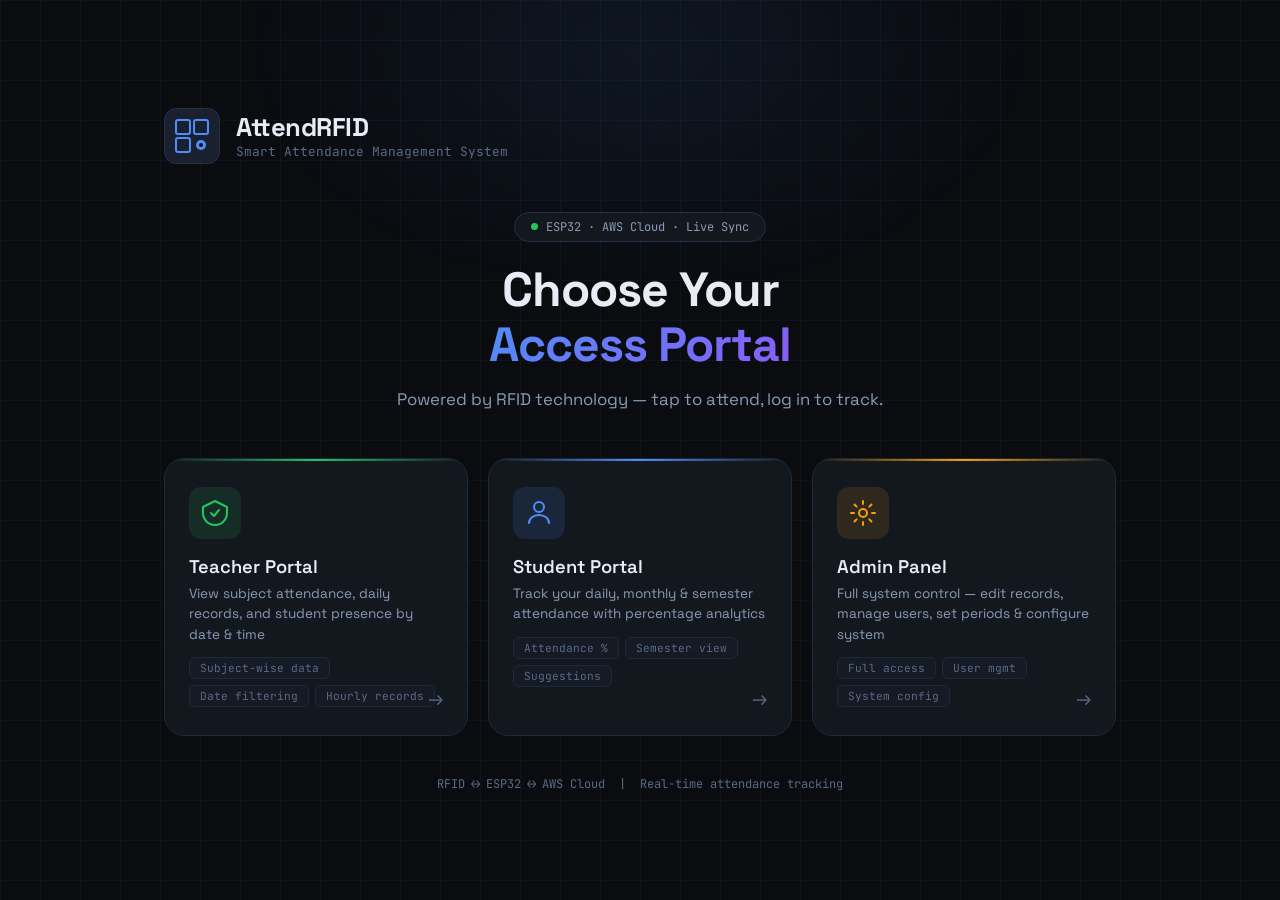
<file: index.html>
<!DOCTYPE html>
<html lang="en">
<head>
<meta charset="UTF-8">
<meta name="viewport" content="width=device-width, initial-scale=1.0">
<title>RFID Attendance System</title>
<link rel="stylesheet" href="style.css">
<link href="https://fonts.googleapis.com/css2?family=Space+Grotesk:wght@300;400;500;600;700&family=JetBrains+Mono:wght@400;500&display=swap" rel="stylesheet">
</head>
<body class="landing-body">
  <div class="bg-grid"></div>
  <div class="bg-glow"></div>

  <div class="landing-container">
    <div class="brand-header">
      <div class="brand-icon">
        <svg width="40" height="40" viewBox="0 0 40 40" fill="none">
          <rect x="4" y="4" width="14" height="14" rx="2" stroke="var(--accent)" stroke-width="2"/>
          <rect x="22" y="4" width="14" height="14" rx="2" stroke="var(--accent)" stroke-width="2"/>
          <rect x="4" y="22" width="14" height="14" rx="2" stroke="var(--accent)" stroke-width="2"/>
          <circle cx="29" cy="29" r="5" fill="var(--accent)"/>
          <circle cx="29" cy="29" r="2" fill="var(--bg)"/>
        </svg>
      </div>
      <div>
        <h1 class="brand-name">AttendRFID</h1>
        <p class="brand-sub">Smart Attendance Management System</p>
      </div>
    </div>

    <div class="hero-section">
      <div class="hero-badge"><span class="pulse-dot"></span> ESP32 · AWS Cloud · Live Sync</div>
      <h2 class="hero-title">Choose Your<br><span class="gradient-text">Access Portal</span></h2>
      <p class="hero-desc">Powered by RFID technology — tap to attend, log in to track.</p>
    </div>

    <div class="portal-cards">
      <a href="teacher-login.html" class="portal-card teacher-card">
        <div class="card-glow"></div>
        <div class="card-icon">
          <svg width="32" height="32" viewBox="0 0 32 32" fill="none">
            <path d="M16 4L28 10V16C28 22.627 22.627 28 16 28C9.373 28 4 22.627 4 16V10L16 4Z" stroke="currentColor" stroke-width="2" stroke-linejoin="round"/>
            <path d="M12 16L15 19L20 13" stroke="currentColor" stroke-width="2" stroke-linecap="round" stroke-linejoin="round"/>
          </svg>
        </div>
        <div class="card-content">
          <h3>Teacher Portal</h3>
          <p>View subject attendance, daily records, and student presence by date & time</p>
          <div class="card-features">
            <span>Subject-wise data</span>
            <span>Date filtering</span>
            <span>Hourly records</span>
          </div>
        </div>
        <div class="card-arrow">→</div>
      </a>

      <a href="student-login.html" class="portal-card student-card">
        <div class="card-glow"></div>
        <div class="card-icon">
          <svg width="32" height="32" viewBox="0 0 32 32" fill="none">
            <circle cx="16" cy="10" r="5" stroke="currentColor" stroke-width="2"/>
            <path d="M6 26C6 21.582 10.477 18 16 18C21.523 18 26 21.582 26 26" stroke="currentColor" stroke-width="2" stroke-linecap="round"/>
          </svg>
        </div>
        <div class="card-content">
          <h3>Student Portal</h3>
          <p>Track your daily, monthly & semester attendance with percentage analytics</p>
          <div class="card-features">
            <span>Attendance %</span>
            <span>Semester view</span>
            <span>Suggestions</span>
          </div>
        </div>
        <div class="card-arrow">→</div>
      </a>

      <a href="admin-login.html" class="portal-card admin-card">
        <div class="card-glow"></div>
        <div class="card-icon">
          <svg width="32" height="32" viewBox="0 0 32 32" fill="none">
            <circle cx="16" cy="16" r="4" stroke="currentColor" stroke-width="2"/>
            <path d="M16 4V7M16 25V28M4 16H7M25 16H28M7.515 7.515L9.636 9.636M22.364 22.364L24.485 24.485M7.515 24.485L9.636 22.364M22.364 9.636L24.485 7.515" stroke="currentColor" stroke-width="2" stroke-linecap="round"/>
          </svg>
        </div>
        <div class="card-content">
          <h3>Admin Panel</h3>
          <p>Full system control — edit records, manage users, set periods & configure system</p>
          <div class="card-features">
            <span>Full access</span>
            <span>User mgmt</span>
            <span>System config</span>
          </div>
        </div>
        <div class="card-arrow">→</div>
      </a>
    </div>

    <footer class="landing-footer">
      <p>RFID ↔ ESP32 ↔ AWS Cloud &nbsp;|&nbsp; Real-time attendance tracking</p>
    </footer>
  </div>
</body>
</html>
</file>
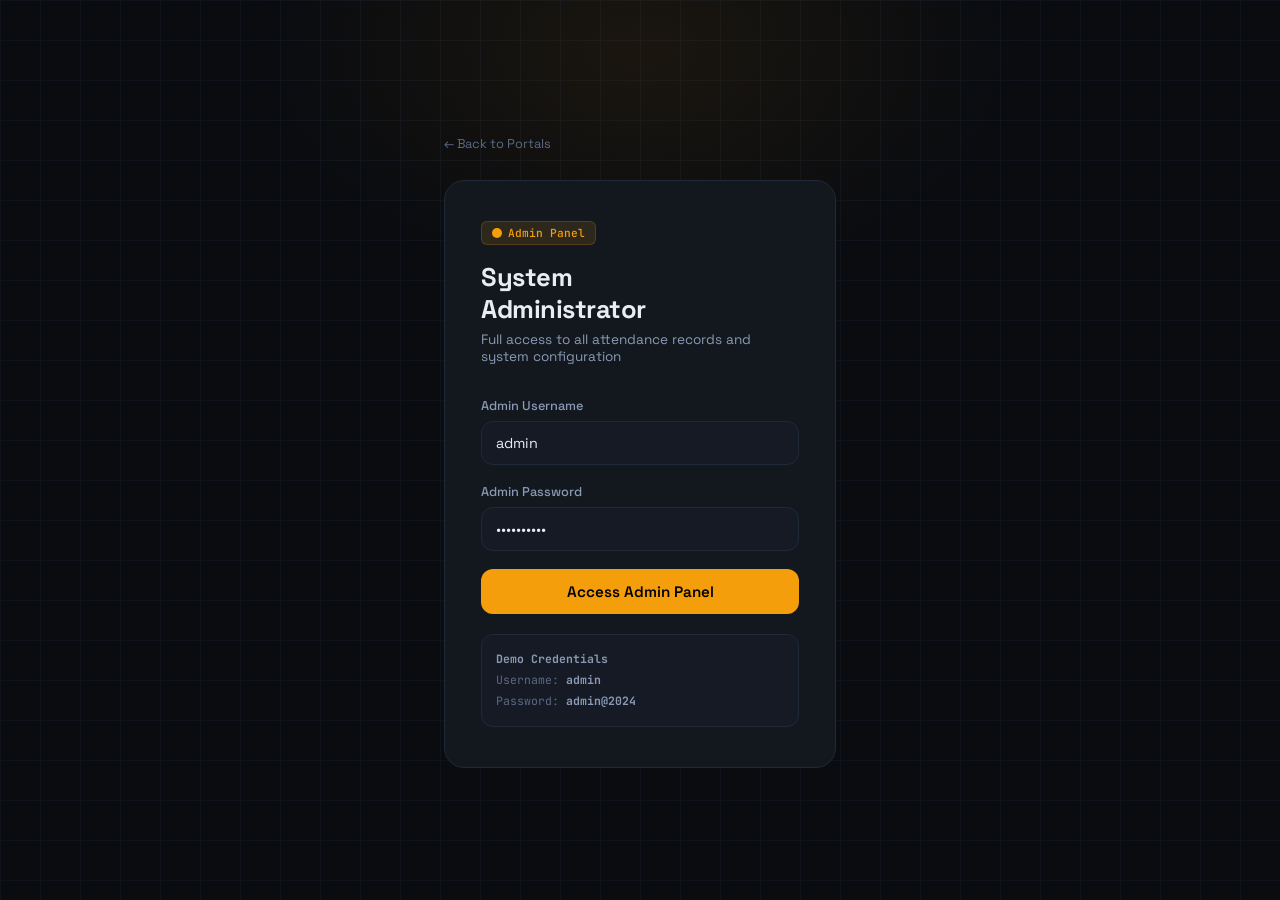
<file: admin-dashboard.html>
<!DOCTYPE html>
<html lang="en">
<head>
<meta charset="UTF-8">
<meta name="viewport" content="width=device-width, initial-scale=1.0">
<title>Admin Panel — AttendRFID</title>
<link rel="stylesheet" href="style.css">
<link href="https://fonts.googleapis.com/css2?family=Space+Grotesk:wght@300;400;500;600;700&family=JetBrains+Mono:wght@400;500&display=swap" rel="stylesheet">
</head>
<body class="dashboard nav-admin">
<div class="bg-grid"></div>

<!-- SIDEBAR -->
<aside class="sidebar" id="sidebar">
  <div class="sidebar-brand">
    <div class="brand-header">
      <div class="brand-icon">
        <svg width="22" height="22" viewBox="0 0 40 40" fill="none"><rect x="4" y="4" width="14" height="14" rx="2" stroke="var(--accent)" stroke-width="2"/><rect x="22" y="4" width="14" height="14" rx="2" stroke="var(--accent)" stroke-width="2"/><rect x="4" y="22" width="14" height="14" rx="2" stroke="var(--accent)" stroke-width="2"/><circle cx="29" cy="29" r="5" fill="var(--accent)"/><circle cx="29" cy="29" r="2" fill="var(--bg)"/></svg>
      </div>
      <div><div class="brand-name">AttendRFID</div><div class="brand-sub">ADMIN PANEL</div></div>
    </div>
  </div>
  <div class="sidebar-user">
    <div class="user-avatar avatar-admin">AD</div>
    <div class="user-info">
      <div class="user-name">System Admin</div>
      <div class="user-role">Full Access · All Data</div>
    </div>
  </div>
  <nav class="sidebar-nav">
    <div class="nav-section">Dashboard</div>
    <div class="nav-item active" onclick="showPage('overview', this)">
      <svg width="16" height="16" fill="none" viewBox="0 0 24 24" stroke="currentColor" stroke-width="2"><rect x="3" y="3" width="7" height="7" rx="1"/><rect x="14" y="3" width="7" height="7" rx="1"/><rect x="3" y="14" width="7" height="7" rx="1"/><rect x="14" y="14" width="7" height="7" rx="1"/></svg>
      Overview
    </div>
    <div class="nav-section">Records</div>
    <div class="nav-item" onclick="showPage('attendance', this)">
      <svg width="16" height="16" fill="none" viewBox="0 0 24 24" stroke="currentColor" stroke-width="2"><rect x="3" y="4" width="18" height="18" rx="2"/><path d="M16 2v4M8 2v4M3 10h18"/></svg>
      Attendance Records
    </div>
    <div class="nav-section">User Management</div>
    <div class="nav-item" onclick="showPage('teachers', this)">
      <svg width="16" height="16" fill="none" viewBox="0 0 24 24" stroke="currentColor" stroke-width="2"><path d="M12 4.354a4 4 0 110 5.292"/><path d="M15 21H3v-1a6 6 0 0112 0v1zm0 0h6v-1a6 6 0 00-9-5.197"/></svg>
      Manage Teachers
    </div>
    <div class="nav-item" onclick="showPage('students', this)">
      <svg width="16" height="16" fill="none" viewBox="0 0 24 24" stroke="currentColor" stroke-width="2"><path d="M17 21v-2a4 4 0 00-4-4H5a4 4 0 00-4 4v2"/><circle cx="9" cy="7" r="4"/><path d="M23 21v-2a4 4 0 00-3-3.87M16 3.13a4 4 0 010 7.75"/></svg>
      Manage Students
    </div>
    <div class="nav-section">System</div>
    <div class="nav-item" onclick="showPage('config', this)">
      <svg width="16" height="16" fill="none" viewBox="0 0 24 24" stroke="currentColor" stroke-width="2"><circle cx="12" cy="12" r="3"/><path d="M19.4 15a1.65 1.65 0 00.33 1.82l.06.06a2 2 0 010 2.83 2 2 0 01-2.83 0l-.06-.06a1.65 1.65 0 00-1.82-.33 1.65 1.65 0 00-1 1.51V21a2 2 0 01-4 0v-.09A1.65 1.65 0 009 19.4a1.65 1.65 0 00-1.82.33l-.06.06a2 2 0 01-2.83-2.83l.06-.06A1.65 1.65 0 004.68 15a1.65 1.65 0 00-1.51-1H3a2 2 0 010-4h.09A1.65 1.65 0 004.6 9a1.65 1.65 0 00-.33-1.82l-.06-.06a2 2 0 012.83-2.83l.06.06A1.65 1.65 0 009 4.68a1.65 1.65 0 001-1.51V3a2 2 0 014 0v.09a1.65 1.65 0 001 1.51 1.65 1.65 0 001.82-.33l.06-.06a2 2 0 012.83 2.83l-.06.06A1.65 1.65 0 0019.4 9a1.65 1.65 0 001.51 1H21a2 2 0 010 4h-.09a1.65 1.65 0 00-1.51 1z"/></svg>
      System Config
    </div>
    <div class="nav-item" onclick="showPage('suggestions', this)">
      <svg width="16" height="16" fill="none" viewBox="0 0 24 24" stroke="currentColor" stroke-width="2"><path d="M21 15a2 2 0 01-2 2H7l-4 4V5a2 2 0 012-2h14a2 2 0 012 2z"/></svg>
      Student Feedback
    </div>
  </nav>
  <div class="sidebar-footer">
    <button class="logout-btn" onclick="logout()">
      <svg width="14" height="14" fill="none" viewBox="0 0 24 24" stroke="currentColor" stroke-width="2"><path d="M17 16l4-4m0 0l-4-4m4 4H7m6 4v1a3 3 0 01-3 3H6a3 3 0 01-3-3V7a3 3 0 013-3h4a3 3 0 013 3v1"/></svg>
      Sign Out
    </button>
  </div>
</aside>

<!-- MAIN -->
<main class="main-content">
  <button class="mobile-nav-toggle" onclick="toggleSidebar()">☰ Menu</button>

  <!-- OVERVIEW -->
  <div class="page active" id="page-overview">
    <div class="page-header">
      <h1>Admin Overview</h1>
      <p>Full system snapshot — all subjects, all students, live data</p>
    </div>
    <div class="stats-grid">
      <div class="stat-card stat-blue"><div class="stat-label">Total Students</div><div class="stat-value" id="total-students">15</div><div class="stat-sub">enrolled this semester</div></div>
      <div class="stat-card stat-green"><div class="stat-label">Total Teachers</div><div class="stat-value">5</div><div class="stat-sub">active faculty</div></div>
      <div class="stat-card stat-yellow"><div class="stat-label">Today's Overall</div><div class="stat-value" id="today-overall">73%</div><div class="stat-sub">attendance rate</div></div>
      <div class="stat-card stat-red"><div class="stat-label">At-Risk Students</div><div class="stat-value" id="at-risk-total">4</div><div class="stat-sub">below 75% overall</div></div>
    </div>

    <div class="content-card">
      <div class="card-header"><h3>Today's Attendance — All Subjects</h3><p id="admin-today-date"></p></div>
      <div class="card-body">
        <div class="table-responsive">
          <table class="data-table">
            <thead><tr><th>Subject</th><th>Teacher</th><th>Present</th><th>Absent</th><th>Rate</th><th>Status</th></tr></thead>
            <tbody id="subject-summary-tbody"></tbody>
          </table>
        </div>
      </div>
    </div>

    <div class="content-card">
      <div class="card-header"><h3>All Students — Today's Status</h3></div>
      <div class="card-body">
        <div class="table-responsive">
          <table class="data-table">
            <thead><tr><th>#</th><th>Name</th><th>Roll No</th><th>RFID</th><th>Today</th><th>Sem %</th><th>Entry Time</th></tr></thead>
            <tbody id="admin-all-students-tbody"></tbody>
          </table>
        </div>
      </div>
    </div>
  </div>

  <!-- ATTENDANCE RECORDS -->
  <div class="page" id="page-attendance">
    <div class="page-header">
      <h1>Attendance Records</h1>
      <p>View and edit all attendance entries across subjects and dates</p>
    </div>
    <div class="filters-bar">
      <div class="filter-group">
        <label>Subject</label>
        <select class="filter-control" id="att-subject">
          <option value="all">All Subjects</option>
          <option value="PHY101">Physics (PHY101)</option>
          <option value="MAT201">Mathematics (MAT201)</option>
          <option value="CHE101">Chemistry (CHE101)</option>
          <option value="CS301">Computer Science (CS301)</option>
          <option value="ENG401">English (ENG401)</option>
        </select>
      </div>
      <div class="filter-group">
        <label>Date</label>
        <input type="date" class="filter-control" id="att-date">
      </div>
      <div class="filter-group">
        <label>Status</label>
        <select class="filter-control" id="att-status">
          <option value="all">All</option>
          <option value="Present">Present</option>
          <option value="Absent">Absent</option>
        </select>
      </div>
      <button class="btn-filter" onclick="filterAttendance()">Search</button>
    </div>
    <div class="content-card">
      <div class="card-header">
        <h3>Records</h3>
        <button class="btn-success action-btn" onclick="openAddAttendance()">+ Add Entry</button>
      </div>
      <div class="card-body">
        <div class="table-responsive">
          <table class="data-table">
            <thead><tr><th>#</th><th>Student</th><th>Roll No</th><th>Subject</th><th>Date</th><th>Status</th><th>Time</th><th>Actions</th></tr></thead>
            <tbody id="att-tbody"></tbody>
          </table>
        </div>
      </div>
    </div>
  </div>

  <!-- MANAGE TEACHERS -->
  <div class="page" id="page-teachers">
    <div class="page-header">
      <h1>Manage Teachers</h1>
      <p>Add, edit, or revoke teacher access to the system</p>
    </div>
    <div class="content-card">
      <div class="card-header">
        <h3>Teacher List</h3>
        <button class="btn-success action-btn" onclick="openAddTeacher()">+ Add Teacher</button>
      </div>
      <div class="card-body">
        <div class="table-responsive">
          <table class="data-table">
            <thead><tr><th>#</th><th>Name</th><th>ID</th><th>Subject</th><th>Department</th><th>Status</th><th>Actions</th></tr></thead>
            <tbody id="teachers-tbody"></tbody>
          </table>
        </div>
      </div>
    </div>
  </div>

  <!-- MANAGE STUDENTS -->
  <div class="page" id="page-students">
    <div class="page-header">
      <h1>Manage Students</h1>
      <p>View, edit, or revoke student portal access</p>
    </div>
    <div class="filters-bar">
      <div class="filter-group">
        <label>Search</label>
        <div class="search-input-wrap">
          <svg width="14" height="14" fill="none" viewBox="0 0 24 24" stroke="currentColor" stroke-width="2" style="position:absolute;left:12px;top:50%;transform:translateY(-50%);color:var(--text3)"><circle cx="11" cy="11" r="8"/><path d="M21 21l-4.35-4.35"/></svg>
          <input type="text" class="filter-control search-input" id="admin-student-search" placeholder="Name, roll no..." oninput="renderAdminStudents()" style="padding-left:36px;">
        </div>
      </div>
      <button class="btn-success action-btn" onclick="openAddStudent()" style="margin-top:auto">+ Add Student</button>
    </div>
    <div class="content-card">
      <div class="card-header"><h3 id="admin-student-count">15 Students</h3></div>
      <div class="card-body">
        <div class="table-responsive">
          <table class="data-table">
            <thead><tr><th>#</th><th>Name</th><th>Roll No</th><th>RFID Tag</th><th>Sem %</th><th>Portal Access</th><th>Actions</th></tr></thead>
            <tbody id="admin-students-tbody"></tbody>
          </table>
        </div>
      </div>
    </div>
  </div>

  <!-- SYSTEM CONFIG -->
  <div class="page" id="page-config">
    <div class="page-header">
      <h1>System Configuration</h1>
      <p>Set period durations, dates, academic calendar and system settings</p>
    </div>
    <div class="content-card">
      <div class="card-header"><h3>Period Settings</h3></div>
      <div class="card-body">
        <div class="system-config-grid">
          <div class="config-item"><label>Period Duration (minutes)</label><div class="config-value" id="cfg-duration">60</div></div>
          <div class="config-item"><label>Periods Per Day</label><div class="config-value" id="cfg-periods">6</div></div>
          <div class="config-item"><label>Minimum Attendance %</label><div class="config-value" id="cfg-min">75%</div></div>
          <div class="config-item"><label>Working Days</label><div class="config-value" id="cfg-days" style="font-size:0.9rem">Mon–Fri</div></div>
        </div>
        <div style="margin-top:20px;display:flex;flex-direction:column;gap:14px;">
          <div class="form-row">
            <div>
              <label class="form-label">Period Duration (min)</label>
              <input type="number" class="form-input" id="input-duration" value="60" min="30" max="120">
            </div>
            <div>
              <label class="form-label">Periods Per Day</label>
              <input type="number" class="form-input" id="input-periods" value="6" min="1" max="10">
            </div>
          </div>
          <div class="form-row">
            <div>
              <label class="form-label">Minimum Attendance %</label>
              <input type="number" class="form-input" id="input-min" value="75" min="50" max="100">
            </div>
            <div>
              <label class="form-label">Day Start Time</label>
              <input type="time" class="form-input" id="input-start" value="08:00">
            </div>
          </div>
          <button class="btn-save" style="width:fit-content" onclick="saveConfig()">Save Period Settings</button>
        </div>
      </div>
    </div>

    <div class="content-card">
      <div class="card-header"><h3>Academic Calendar</h3></div>
      <div class="card-body">
        <div class="form-row" style="margin-bottom:14px">
          <div><label class="form-label">Semester Start Date</label><input type="date" class="form-input" id="sem-start" value="2025-01-06"></div>
          <div><label class="form-label">Semester End Date</label><input type="date" class="form-input" id="sem-end" value="2025-05-30"></div>
        </div>
        <div style="margin-bottom:14px">
          <label class="form-label">Edit / Override Attendance Entry</label>
          <div class="form-row">
            <input type="date" class="form-input" id="edit-date" placeholder="Select date">
            <select class="form-input" id="edit-student-sel">
              <option value="">Select student...</option>
            </select>
          </div>
          <div class="form-row" style="margin-top:10px">
            <select class="form-input" id="edit-subject-sel">
              <option value="">Select subject...</option>
              <option value="PHY101">Physics (PHY101)</option>
              <option value="MAT201">Mathematics (MAT201)</option>
              <option value="CHE101">Chemistry (CHE101)</option>
              <option value="CS301">Computer Science (CS301)</option>
              <option value="ENG401">English (ENG401)</option>
            </select>
            <select class="form-input" id="edit-status-sel">
              <option value="Present">Mark Present</option>
              <option value="Absent">Mark Absent</option>
            </select>
          </div>
          <button class="btn-warning action-btn" style="margin-top:12px" onclick="overrideAttendance()">Override Attendance Record</button>
          <div id="override-success" style="display:none;margin-top:10px" class="alert alert-info">✓ Attendance record updated successfully.</div>
        </div>
        <button class="btn-save" style="width:fit-content" onclick="saveSemDates()">Save Academic Calendar</button>
        <div id="sem-saved" style="display:none;margin-top:10px" class="alert alert-info">✓ Academic calendar saved.</div>
      </div>
    </div>

    <div class="content-card">
      <div class="card-header"><h3>System Status</h3></div>
      <div class="card-body">
        <div class="system-config-grid">
          <div class="config-item" style="display:flex;justify-content:space-between;align-items:center">
            <div><label style="color:var(--text2);font-size:0.83rem;font-weight:500">RFID Reader</label><div style="font-size:0.75rem;color:var(--text3)">ESP32 Module</div></div>
            <span class="badge badge-present">Online</span>
          </div>
          <div class="config-item" style="display:flex;justify-content:space-between;align-items:center">
            <div><label style="color:var(--text2);font-size:0.83rem;font-weight:500">AWS Sync</label><div style="font-size:0.75rem;color:var(--text3)">Cloud connection</div></div>
            <span class="badge badge-present">Connected</span>
          </div>
          <div class="config-item" style="display:flex;justify-content:space-between;align-items:center">
            <div><label style="color:var(--text2);font-size:0.83rem;font-weight:500">Auto Backup</label><div style="font-size:0.75rem;color:var(--text3)">Daily at midnight</div></div>
            <label class="toggle-switch"><input type="checkbox" checked id="backup-toggle"><span class="toggle-slider"></span></label>
          </div>
          <div class="config-item" style="display:flex;justify-content:space-between;align-items:center">
            <div><label style="color:var(--text2);font-size:0.83rem;font-weight:500">Email Alerts</label><div style="font-size:0.75rem;color:var(--text3)">Low attendance notify</div></div>
            <label class="toggle-switch"><input type="checkbox" checked id="email-toggle"><span class="toggle-slider"></span></label>
          </div>
        </div>
      </div>
    </div>
  </div>

  <!-- STUDENT FEEDBACK -->
  <div class="page" id="page-suggestions">
    <div class="page-header">
      <h1>Student Feedback</h1>
      <p>All suggestions and feedback submitted by students</p>
    </div>
    <div class="content-card">
      <div class="card-header"><h3>Received Suggestions</h3></div>
      <div class="card-body">
        <div id="admin-suggestions-list">
          <div style="padding:24px;text-align:center;color:var(--text3)">No suggestions yet. Students can submit them from their portal.</div>
        </div>
      </div>
    </div>
  </div>

</main>

<!-- MODALS -->
<div class="modal-overlay" id="modal-teacher">
  <div class="modal">
    <div class="modal-header"><h3 id="teacher-modal-title">Add Teacher</h3><button class="modal-close" onclick="closeModal('modal-teacher')">✕</button></div>
    <div class="modal-body">
      <div class="form-row">
        <div><label class="form-label">Full Name</label><input type="text" class="form-input" id="tm-name" placeholder="Dr. First Last"></div>
        <div><label class="form-label">Employee ID</label><input type="text" class="form-input" id="tm-id" placeholder="TCH-2024-XXX"></div>
      </div>
      <div class="form-row" style="margin-top:12px">
        <div><label class="form-label">Subject</label><input type="text" class="form-input" id="tm-subject" placeholder="e.g. Physics"></div>
        <div><label class="form-label">Subject Code</label><input type="text" class="form-input" id="tm-code" placeholder="e.g. PHY101"></div>
      </div>
      <div class="form-row" style="margin-top:12px">
        <div><label class="form-label">Email</label><input type="email" class="form-input" id="tm-email" placeholder="teacher@college.edu"></div>
        <div><label class="form-label">Department</label><input type="text" class="form-input" id="tm-dept" placeholder="e.g. Science"></div>
      </div>
    </div>
    <div class="modal-footer">
      <button class="btn-cancel" onclick="closeModal('modal-teacher')">Cancel</button>
      <button class="btn-save" onclick="saveTeacher()">Save Teacher</button>
    </div>
  </div>
</div>

<div class="modal-overlay" id="modal-student">
  <div class="modal">
    <div class="modal-header"><h3 id="student-modal-title">Add Student</h3><button class="modal-close" onclick="closeModal('modal-student')">✕</button></div>
    <div class="modal-body">
      <div class="form-row">
        <div><label class="form-label">Full Name</label><input type="text" class="form-input" id="sm-name" placeholder="Student Name"></div>
        <div><label class="form-label">Roll Number</label><input type="text" class="form-input" id="sm-roll" placeholder="2024-CS-XXX"></div>
      </div>
      <div class="form-row" style="margin-top:12px">
        <div><label class="form-label">RFID Tag ID</label><input type="text" class="form-input" id="sm-rfid" placeholder="RF-XXXXXX"></div>
        <div><label class="form-label">Branch</label><input type="text" class="form-input" id="sm-branch" placeholder="e.g. CSE"></div>
      </div>
      <div class="form-row" style="margin-top:12px">
        <div><label class="form-label">Semester</label><select class="form-input" id="sm-sem"><option>1</option><option>2</option><option>3</option><option selected>4</option><option>5</option><option>6</option><option>7</option><option>8</option></select></div>
        <div><label class="form-label">Portal Access</label><select class="form-input" id="sm-access"><option value="Active">Active</option><option value="Inactive">Inactive</option></select></div>
      </div>
    </div>
    <div class="modal-footer">
      <button class="btn-cancel" onclick="closeModal('modal-student')">Cancel</button>
      <button class="btn-save" onclick="saveStudent()">Save Student</button>
    </div>
  </div>
</div>

<script src="data.js"></script>
<script>
  if (!sessionStorage.getItem('isAdmin')) window.location.href = 'admin-login.html';

  let teachers = JSON.parse(JSON.stringify(TEACHER_LIST));
  let students = JSON.parse(JSON.stringify(ALL_STUDENTS));
  let editingTeacherIdx = null, editingStudentIdx = null;

  const today = new Date().toISOString().split('T')[0];
  document.getElementById('att-date').value = today;
  document.getElementById('edit-date').value = today;
  document.getElementById('admin-today-date').textContent = new Date().toLocaleDateString('en-IN', {weekday:'long', year:'numeric', month:'long', day:'numeric'});

  // Populate student dropdown in config
  function populateEditStudents() {
    const sel = document.getElementById('edit-student-sel');
    sel.innerHTML = '<option value="">Select student...</option>';
    students.forEach(s => sel.innerHTML += `<option value="${s.id}">${s.name} (${s.rollNo})</option>`);
  }
  populateEditStudents();

  function showPage(name, el) {
    document.querySelectorAll('.page').forEach(p => p.classList.remove('active'));
    document.querySelectorAll('.nav-item').forEach(n => n.classList.remove('active'));
    document.getElementById('page-' + name).classList.add('active');
    el.classList.add('active');
    if (name === 'overview') renderOverview();
    if (name === 'teachers') renderTeachers();
    if (name === 'students') renderAdminStudents();
    if (name === 'attendance') filterAttendance();
    if (name === 'suggestions') renderAdminSuggestions();
    if (name === 'config') { document.getElementById('total-students').textContent = students.length; }
  }

  // OVERVIEW
  function renderOverview() {
    document.getElementById('total-students').textContent = students.length;
    const atRisk = students.filter(s => s.semesterPct < 75).length;
    document.getElementById('at-risk-total').textContent = atRisk;
    const presentCount = students.filter(s => s.todayStatus === 'Present').length;
    document.getElementById('today-overall').textContent = Math.round(presentCount/students.length*100) + '%';

    // Subject summary
    const subjects = [
      {code:'PHY101',name:'Physics',teacher:'Dr. Anil Sharma'},
      {code:'MAT201',name:'Mathematics',teacher:'Prof. Meena Gupta'},
      {code:'CHE101',name:'Chemistry',teacher:'Dr. Raj Verma'},
      {code:'CS301',name:'Comp. Science',teacher:'Prof. Anu Singh'},
      {code:'ENG401',name:'English',teacher:'Dr. Priti Kapoor'},
    ];
    const tbody = document.getElementById('subject-summary-tbody');
    tbody.innerHTML = '';
    subjects.forEach(sub => {
      const total = students.length;
      const present = students.filter(s => s.todayStatus === 'Present').length - Math.floor(Math.random()*3);
      const rate = Math.round(present/total*100);
      tbody.innerHTML += `<tr>
        <td>${sub.name} <span style="font-family:var(--mono);font-size:0.72rem;color:var(--text3)">(${sub.code})</span></td>
        <td>${sub.teacher}</td>
        <td style="color:var(--green);font-family:var(--mono)">${present}</td>
        <td style="color:var(--red);font-family:var(--mono)">${total-present}</td>
        <td style="font-family:var(--mono)">${rate}%</td>
        <td><span class="badge badge-${rate>=75?'present':'absent'}">${rate>=75?'Good':'Low'}</span></td>
      </tr>`;
    });

    // All students
    const allTbody = document.getElementById('admin-all-students-tbody');
    allTbody.innerHTML = '';
    students.forEach((s, i) => {
      const pct = s.semesterPct;
      allTbody.innerHTML += `<tr>
        <td>${i+1}</td><td>${s.name}</td>
        <td style="font-family:var(--mono);font-size:0.8rem">${s.rollNo}</td>
        <td style="font-family:var(--mono);font-size:0.75rem;color:var(--text3)">${s.rfid}</td>
        <td><span class="badge badge-${s.todayStatus.toLowerCase()}">${s.todayStatus}</span></td>
        <td><span style="color:${pct>=75?'var(--green)':pct>=60?'var(--yellow)':'var(--red)'};font-family:var(--mono)">${pct}%</span></td>
        <td style="font-family:var(--mono);font-size:0.8rem">${s.todayStatus==='Present'?s.entryTime:'—'}</td>
      </tr>`;
    });
  }
  renderOverview();

  // ATTENDANCE
  function filterAttendance() {
    const subj = document.getElementById('att-subject').value;
    const status = document.getElementById('att-status').value;
    const tbody = document.getElementById('att-tbody');
    tbody.innerHTML = '';
    let count = 0;
    const subjects = subj === 'all' ? ['PHY101','MAT201','CHE101','CS301','ENG401'] : [subj];
    students.forEach(s => {
      subjects.forEach(sub => {
        const st = ((s.rollNo.charCodeAt(s.rollNo.length-1) + sub.charCodeAt(0)) % 5 === 0) ? 'Absent' : 'Present';
        if (status !== 'all' && st !== status) return;
        count++;
        tbody.innerHTML += `<tr>
          <td>${count}</td><td>${s.name}</td>
          <td style="font-family:var(--mono);font-size:0.8rem">${s.rollNo}</td>
          <td style="font-family:var(--mono);font-size:0.8rem">${sub}</td>
          <td style="font-family:var(--mono);font-size:0.8rem">${document.getElementById('att-date').value}</td>
          <td><span class="badge badge-${st.toLowerCase()}">${st}</span></td>
          <td style="font-family:var(--mono);font-size:0.8rem">${st==='Present'?'0'+Math.floor(Math.random()*2+8)+':'+(Math.floor(Math.random()*30)).toString().padStart(2,'0'):'—'}</td>
          <td><div class="btn-group">
            <button class="action-btn btn-edit" onclick="editRecord('${s.rollNo}','${sub}')">Edit</button>
            <button class="action-btn btn-danger" onclick="if(confirm('Delete this record?')){this.closest('tr').remove()}">Delete</button>
          </div></td>
        </tr>`;
      });
    });
    if (!count) tbody.innerHTML = '<tr><td colspan="8" style="text-align:center;color:var(--text3);padding:24px">No records found</td></tr>';
  }

  function editRecord(roll, sub) {
    alert(`Edit record for ${roll} — ${sub}\n(In production: opens edit modal with RFID timestamp data from AWS)`);
  }
  function openAddAttendance() {
    alert('Add Attendance Entry:\n(In production: opens form to manually add attendance with date, student, subject, time)');
  }

  // TEACHERS
  function renderTeachers() {
    const tbody = document.getElementById('teachers-tbody');
    tbody.innerHTML = '';
    teachers.forEach((t, i) => {
      tbody.innerHTML += `<tr>
        <td>${i+1}</td><td>${t.name}</td>
        <td style="font-family:var(--mono);font-size:0.8rem;color:var(--text3)">${t.id}</td>
        <td>${t.subject}</td><td>${t.department}</td>
        <td><span class="badge badge-${t.status==='Active'?'present':'absent'}">${t.status}</span></td>
        <td><div class="btn-group">
          <button class="action-btn btn-edit" onclick="editTeacher(${i})">Edit</button>
          <button class="action-btn btn-${t.status==='Active'?'warning':'success'}" onclick="toggleTeacher(${i})">${t.status==='Active'?'Deactivate':'Activate'}</button>
          <button class="action-btn btn-danger" onclick="removeTeacher(${i})">Remove</button>
        </div></td>
      </tr>`;
    });
  }

  function openAddTeacher() {
    editingTeacherIdx = null;
    document.getElementById('teacher-modal-title').textContent = 'Add Teacher';
    ['tm-name','tm-id','tm-subject','tm-code','tm-email','tm-dept'].forEach(id => document.getElementById(id).value = '');
    document.getElementById('modal-teacher').classList.add('open');
  }
  function editTeacher(i) {
    editingTeacherIdx = i;
    const t = teachers[i];
    document.getElementById('teacher-modal-title').textContent = 'Edit Teacher';
    document.getElementById('tm-name').value = t.name;
    document.getElementById('tm-id').value = t.id;
    document.getElementById('tm-subject').value = t.subject;
    document.getElementById('tm-code').value = t.subjectCode;
    document.getElementById('tm-email').value = t.email;
    document.getElementById('tm-dept').value = t.department;
    document.getElementById('modal-teacher').classList.add('open');
  }
  function saveTeacher() {
    const t = {
      name: document.getElementById('tm-name').value,
      id: document.getElementById('tm-id').value,
      subject: document.getElementById('tm-subject').value,
      subjectCode: document.getElementById('tm-code').value,
      email: document.getElementById('tm-email').value,
      department: document.getElementById('tm-dept').value,
      status: 'Active', joinDate: today,
    };
    if (!t.name || !t.id) { alert('Name and ID required'); return; }
    if (editingTeacherIdx !== null) teachers[editingTeacherIdx] = t;
    else teachers.push(t);
    closeModal('modal-teacher');
    renderTeachers();
  }
  function toggleTeacher(i) {
    teachers[i].status = teachers[i].status === 'Active' ? 'Inactive' : 'Active';
    renderTeachers();
  }
  function removeTeacher(i) {
    if (confirm(`Remove ${teachers[i].name}? They will lose all system access.`)) {
      teachers.splice(i, 1);
      renderTeachers();
    }
  }

  // STUDENTS
  function renderAdminStudents() {
    const search = (document.getElementById('admin-student-search')?.value || '').toLowerCase();
    const list = search ? students.filter(s => s.name.toLowerCase().includes(search) || s.rollNo.toLowerCase().includes(search)) : students;
    document.getElementById('admin-student-count').textContent = list.length + ' Students';
    const tbody = document.getElementById('admin-students-tbody');
    tbody.innerHTML = '';
    list.forEach((s, i) => {
      const realIdx = students.indexOf(s);
      tbody.innerHTML += `<tr>
        <td>${i+1}</td><td>${s.name}</td>
        <td style="font-family:var(--mono);font-size:0.8rem">${s.rollNo}</td>
        <td style="font-family:var(--mono);font-size:0.75rem;color:var(--text3)">${s.rfid}</td>
        <td><span style="font-family:var(--mono);color:${s.semesterPct>=75?'var(--green)':'var(--red)'}">${s.semesterPct}%</span></td>
        <td><span class="badge badge-present">Active</span></td>
        <td><div class="btn-group">
          <button class="action-btn btn-edit" onclick="editStudentModal(${realIdx})">Edit</button>
          <button class="action-btn btn-danger" onclick="removeStudent(${realIdx})">Remove</button>
        </div></td>
      </tr>`;
    });
  }
  renderAdminStudents();

  function openAddStudent() {
    editingStudentIdx = null;
    document.getElementById('student-modal-title').textContent = 'Add Student';
    ['sm-name','sm-roll','sm-rfid','sm-branch'].forEach(id => document.getElementById(id).value = '');
    document.getElementById('modal-student').classList.add('open');
  }
  function editStudentModal(i) {
    editingStudentIdx = i;
    const s = students[i];
    document.getElementById('student-modal-title').textContent = 'Edit Student';
    document.getElementById('sm-name').value = s.name;
    document.getElementById('sm-roll').value = s.rollNo;
    document.getElementById('sm-rfid').value = s.rfid;
    document.getElementById('sm-branch').value = s.branch;
    document.getElementById('sm-sem').value = s.sem;
    document.getElementById('modal-student').classList.add('open');
  }
  function saveStudent() {
    const s = {
      name: document.getElementById('sm-name').value,
      rollNo: document.getElementById('sm-roll').value,
      rfid: document.getElementById('sm-rfid').value,
      branch: document.getElementById('sm-branch').value,
      sem: parseInt(document.getElementById('sm-sem').value),
      semesterPct: 0, classesAttended: 0, totalClasses: 48,
      todayStatus: 'Absent', entryTime: '—',
      subjects: {PHY101:0, MAT201:0, CHE101:0, CS301:0, ENG401:0},
      id: 'STU' + String(students.length + 1).padStart(3,'0'),
    };
    if (!s.name || !s.rollNo) { alert('Name and Roll No required'); return; }
    if (editingStudentIdx !== null) students[editingStudentIdx] = {...students[editingStudentIdx], ...s};
    else students.push(s);
    closeModal('modal-student');
    renderAdminStudents();
    populateEditStudents();
  }
  function removeStudent(i) {
    if (confirm(`Remove ${students[i].name}? This will revoke their portal access.`)) {
      students.splice(i, 1);
      renderAdminStudents();
      populateEditStudents();
    }
  }

  // CONFIG
  function saveConfig() {
    const dur = document.getElementById('input-duration').value;
    const per = document.getElementById('input-periods').value;
    const min = document.getElementById('input-min').value;
    document.getElementById('cfg-duration').textContent = dur;
    document.getElementById('cfg-periods').textContent = per;
    document.getElementById('cfg-min').textContent = min + '%';
    SYSTEM_CONFIG.periodDuration = parseInt(dur);
    SYSTEM_CONFIG.periodsPerDay = parseInt(per);
    SYSTEM_CONFIG.minAttendance = parseInt(min);
    alert('✓ Period settings saved successfully!');
  }
  function saveSemDates() {
    document.getElementById('sem-saved').style.display = 'block';
    setTimeout(() => document.getElementById('sem-saved').style.display = 'none', 3000);
  }
  function overrideAttendance() {
    const studentSel = document.getElementById('edit-student-sel').value;
    const subjectSel = document.getElementById('edit-subject-sel').value;
    const statusSel = document.getElementById('edit-status-sel').value;
    if(!studentSel || !subjectSel) { alert('Please select student and subject'); return; }
    document.getElementById('override-success').style.display = 'block';
    setTimeout(() => document.getElementById('override-success').style.display = 'none', 3000);
  }

  // SUGGESTIONS
  function renderAdminSuggestions() {
    const el = document.getElementById('admin-suggestions-list');
    if(!SUGGESTIONS.length) {
      el.innerHTML = '<div style="padding:24px;text-align:center;color:var(--text3)">No suggestions submitted yet from students.</div>';
      return;
    }
    el.innerHTML = SUGGESTIONS.map((s, i) => `
      <div style="background:var(--bg3);border:1px solid var(--border);border-radius:var(--radius);padding:14px 16px;margin-bottom:10px;">
        <div style="display:flex;justify-content:space-between;align-items:center;margin-bottom:8px;">
          <span style="font-size:0.72rem;font-family:var(--mono);background:var(--accent-glow);color:var(--accent);padding:2px 8px;border-radius:4px">${s.category}</span>
          <span style="font-size:0.7rem;color:var(--text3)">${s.date.toLocaleDateString()}</span>
        </div>
        <div style="font-size:0.88rem;color:var(--text2);line-height:1.5;margin-bottom:8px">${s.text}</div>
        <div style="display:flex;justify-content:space-between;align-items:center">
          <span style="font-size:0.75rem;color:var(--text3)">From: ${s.from}</span>
          <div class="btn-group">
            <button class="action-btn btn-success" onclick="this.closest('[style]').querySelector('.badge').textContent='Resolved';this.closest('[style]').querySelector('.badge').className='badge badge-present'">Mark Resolved</button>
          </div>
        </div>
      </div>`).join('');
  }

  // MODAL HELPERS
  function closeModal(id) { document.getElementById(id).classList.remove('open'); }
  document.querySelectorAll('.modal-overlay').forEach(m => m.addEventListener('click', e => { if(e.target === m) m.classList.remove('open'); }));

  function toggleSidebar() { document.getElementById('sidebar').classList.toggle('open'); }
  function logout() { sessionStorage.clear(); window.location.href = 'index.html'; }
</script>
</body>
</html>
</file>
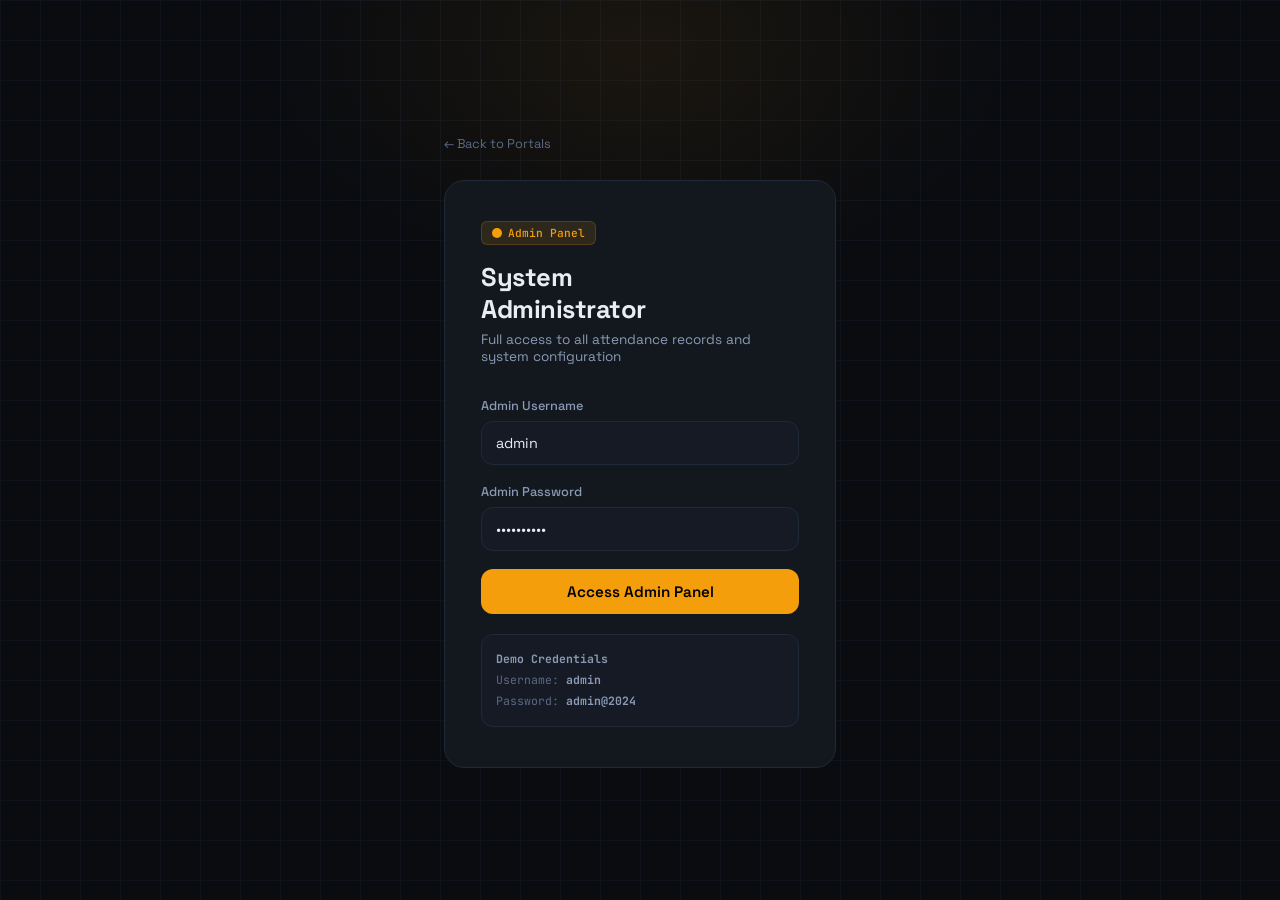
<file: admin-login.html>
<!DOCTYPE html>
<html lang="en">
<head>
<meta charset="UTF-8">
<meta name="viewport" content="width=device-width, initial-scale=1.0">
<title>Admin Login — AttendRFID</title>
<link rel="stylesheet" href="style.css">
<link href="https://fonts.googleapis.com/css2?family=Space+Grotesk:wght@300;400;500;600;700&family=JetBrains+Mono:wght@400;500&display=swap" rel="stylesheet">
</head>
<body class="login-body">
  <div class="bg-grid"></div>
  <div class="bg-glow" style="background: radial-gradient(ellipse at center, rgba(245,158,11,0.07) 0%, transparent 70%);"></div>

  <div class="login-wrapper">
    <a href="index.html" class="login-back">← Back to Portals</a>
    <div class="login-card">
      <div class="login-header">
        <div class="login-role-badge admin-badge">
          <svg width="10" height="10" viewBox="0 0 10 10" fill="currentColor"><circle cx="5" cy="5" r="5"/></svg>
          Admin Panel
        </div>
        <h2>System<br>Administrator</h2>
        <p>Full access to all attendance records and system configuration</p>
      </div>

      <div class="form-group">
        <label>Admin Username</label>
        <input type="text" class="form-control" id="admin-user" placeholder="admin" value="admin">
      </div>
      <div class="form-group">
        <label>Admin Password</label>
        <input type="password" class="form-control" id="admin-pass" placeholder="Enter admin password" value="admin@2024">
      </div>

      <button class="btn btn-admin" onclick="adminLogin()">Access Admin Panel</button>

      <div class="demo-creds">
        <p><strong>Demo Credentials</strong><br>
        Username: <strong>admin</strong><br>
        Password: <strong>admin@2024</strong></p>
      </div>
    </div>
  </div>

  <script>
    function adminLogin() {
      const user = document.getElementById('admin-user').value.trim();
      const pass = document.getElementById('admin-pass').value.trim();
      if (user === 'admin' && pass === 'admin@2024') {
        sessionStorage.setItem('isAdmin', 'true');
        window.location.href = 'admin-dashboard.html';
      } else {
        alert('Invalid admin credentials.');
      }
    }
    document.addEventListener('keydown', e => { if(e.key === 'Enter') adminLogin(); });
  </script>
</body>
</html>
</file>
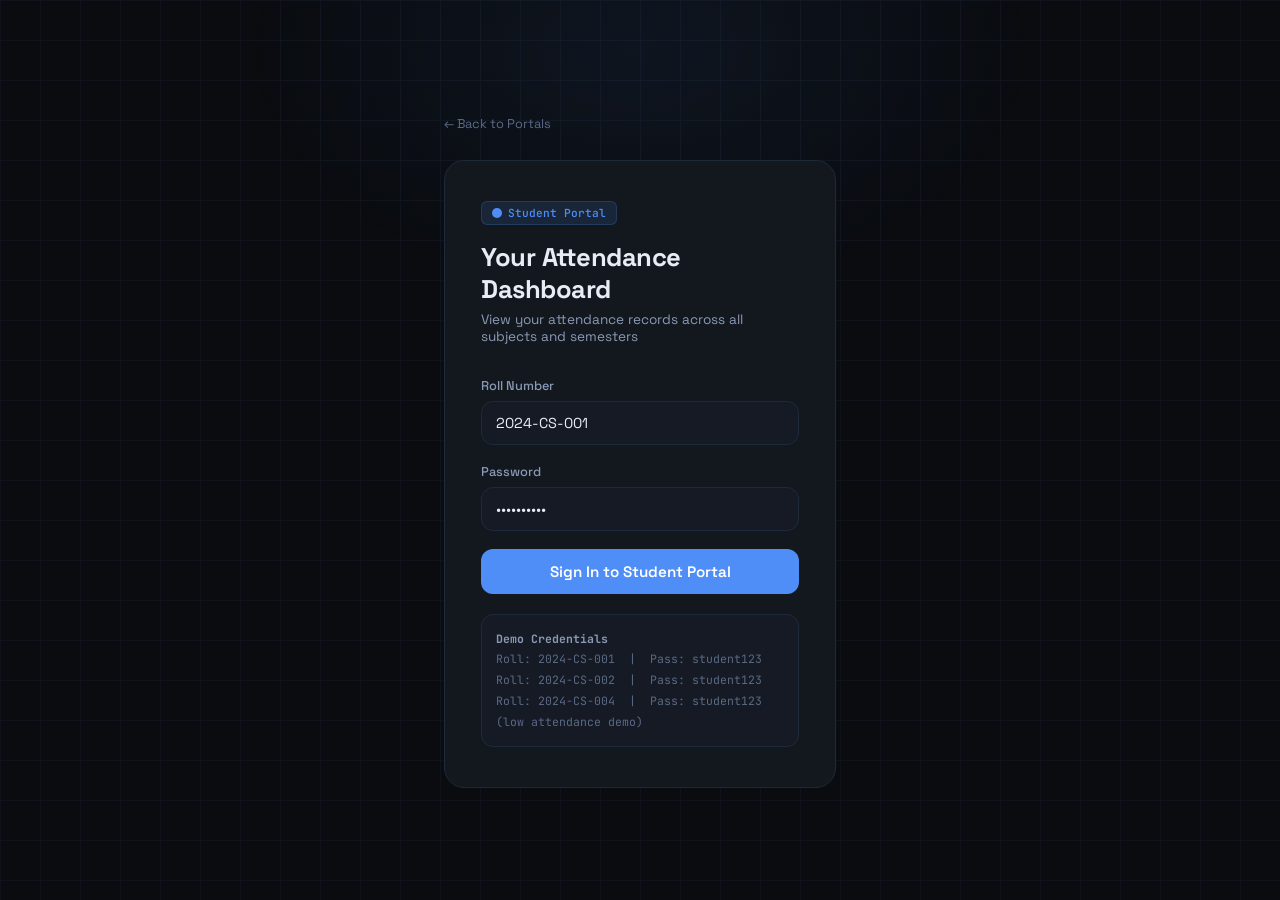
<file: student-dashboard.html>
<!DOCTYPE html>
<html lang="en">
<head>
<meta charset="UTF-8">
<meta name="viewport" content="width=device-width, initial-scale=1.0">
<title>Student Dashboard — AttendRFID</title>
<link rel="stylesheet" href="style.css">
<link href="https://fonts.googleapis.com/css2?family=Space+Grotesk:wght@300;400;500;600;700&family=JetBrains+Mono:wght@400;500&display=swap" rel="stylesheet">
</head>
<body class="dashboard nav-student">
<div class="bg-grid"></div>

<!-- SIDEBAR -->
<aside class="sidebar" id="sidebar">
  <div class="sidebar-brand">
    <div class="brand-header">
      <div class="brand-icon">
        <svg width="22" height="22" viewBox="0 0 40 40" fill="none"><rect x="4" y="4" width="14" height="14" rx="2" stroke="var(--accent)" stroke-width="2"/><rect x="22" y="4" width="14" height="14" rx="2" stroke="var(--accent)" stroke-width="2"/><rect x="4" y="22" width="14" height="14" rx="2" stroke="var(--accent)" stroke-width="2"/><circle cx="29" cy="29" r="5" fill="var(--accent)"/><circle cx="29" cy="29" r="2" fill="var(--bg)"/></svg>
      </div>
      <div><div class="brand-name">AttendRFID</div><div class="brand-sub">STUDENT PORTAL</div></div>
    </div>
  </div>
  <div class="sidebar-user">
    <div class="user-avatar avatar-student" id="avatarInitials">AM</div>
    <div class="user-info">
      <div class="user-name" id="sidebarName">Aarav Mehta</div>
      <div class="user-role" id="sidebarRoll">2024-CS-001</div>
    </div>
  </div>
  <nav class="sidebar-nav">
    <div class="nav-section">My Attendance</div>
    <div class="nav-item active" onclick="showPage('overview', this)">
      <svg width="16" height="16" fill="none" viewBox="0 0 24 24" stroke="currentColor" stroke-width="2"><rect x="3" y="3" width="7" height="7" rx="1"/><rect x="14" y="3" width="7" height="7" rx="1"/><rect x="3" y="14" width="7" height="7" rx="1"/><rect x="14" y="14" width="7" height="7" rx="1"/></svg>
      Overview
    </div>
    <div class="nav-item" onclick="showPage('today', this)">
      <svg width="16" height="16" fill="none" viewBox="0 0 24 24" stroke="currentColor" stroke-width="2"><circle cx="12" cy="12" r="9"/><path d="M12 7v5l3 3"/></svg>
      Today's Classes
    </div>
    <div class="nav-item" onclick="showPage('monthly', this)">
      <svg width="16" height="16" fill="none" viewBox="0 0 24 24" stroke="currentColor" stroke-width="2"><rect x="3" y="4" width="18" height="18" rx="2"/><path d="M16 2v4M8 2v4M3 10h18"/></svg>
      Monthly View
    </div>
    <div class="nav-item" onclick="showPage('semester', this)">
      <svg width="16" height="16" fill="none" viewBox="0 0 24 24" stroke="currentColor" stroke-width="2"><path d="M9 17v-2m3 2v-4m3 4v-6M5 21h14a2 2 0 002-2V5a2 2 0 00-2-2H5a2 2 0 00-2 2v14a2 2 0 002 2z"/></svg>
      Semester Report
    </div>
    <div class="nav-section">Feedback</div>
    <div class="nav-item" onclick="showPage('suggestions', this)">
      <svg width="16" height="16" fill="none" viewBox="0 0 24 24" stroke="currentColor" stroke-width="2"><path d="M21 15a2 2 0 01-2 2H7l-4 4V5a2 2 0 012-2h14a2 2 0 012 2z"/></svg>
      Suggestion Box
    </div>
  </nav>
  <div class="sidebar-footer">
    <button class="logout-btn" onclick="logout()">
      <svg width="14" height="14" fill="none" viewBox="0 0 24 24" stroke="currentColor" stroke-width="2"><path d="M17 16l4-4m0 0l-4-4m4 4H7m6 4v1a3 3 0 01-3 3H6a3 3 0 01-3-3V7a3 3 0 013-3h4a3 3 0 013 3v1"/></svg>
      Sign Out
    </button>
  </div>
</aside>

<!-- MAIN -->
<main class="main-content">
  <button class="mobile-nav-toggle" onclick="toggleSidebar()">☰ Menu</button>

  <!-- OVERVIEW PAGE -->
  <div class="page active" id="page-overview">
    <div class="page-header">
      <h1>Hello, <span id="studentFirstName">Aarav</span> 👋</h1>
      <p>Semester 4 · CSE · Roll No: <span id="overviewRoll" style="font-family:var(--mono)">2024-CS-001</span></p>
    </div>

    <div id="low-attendance-alert" style="display:none" class="alert alert-warning">
      ⚠️ Your overall attendance is below 75%. Please attend more classes to avoid academic consequences.
    </div>

    <div class="stats-grid">
      <div class="stat-card stat-blue">
        <div class="stat-label">Today's Classes</div>
        <div class="stat-value" id="ov-today">4/6</div>
        <div class="stat-sub">periods attended today</div>
      </div>
      <div class="stat-card stat-green">
        <div class="stat-label">This Month</div>
        <div class="stat-value" id="ov-month">18</div>
        <div class="stat-sub">days present</div>
      </div>
      <div class="stat-card" id="ov-sem-card">
        <div class="stat-label">Semester Avg</div>
        <div class="stat-value" id="ov-sem">87%</div>
        <div class="stat-sub">across all subjects</div>
      </div>
      <div class="stat-card stat-yellow">
        <div class="stat-label">Classes Attended</div>
        <div class="stat-value" id="ov-classes">42</div>
        <div class="stat-sub">out of 48 total</div>
      </div>
    </div>

    <!-- Per-subject attendance circles -->
    <div class="content-card">
      <div class="card-header"><h3>Subject-wise Semester Attendance</h3></div>
      <div class="card-body">
        <div id="subject-circles" style="display:flex;flex-wrap:wrap;gap:20px;"></div>
      </div>
    </div>
  </div>

  <!-- TODAY'S CLASSES PAGE -->
  <div class="page" id="page-today">
    <div class="page-header">
      <h1>Today's Classes</h1>
      <p id="today-date-header">Hourly attendance for today</p>
    </div>
    <div class="content-card">
      <div class="card-header"><h3>Period-wise Attendance</h3><p>RFID tap recorded automatically</p></div>
      <div class="card-body">
        <div class="hourly-grid" id="today-hourly-grid"></div>
      </div>
    </div>
    <div class="content-card" style="margin-top:16px;">
      <div class="card-header"><h3>Today's Summary</h3></div>
      <div class="card-body">
        <div class="table-responsive">
          <table class="data-table">
            <thead><tr><th>Subject</th><th>Period</th><th>Time</th><th>Status</th><th>RFID Logged</th></tr></thead>
            <tbody id="today-table-body"></tbody>
          </table>
        </div>
      </div>
    </div>
  </div>

  <!-- MONTHLY VIEW PAGE -->
  <div class="page" id="page-monthly">
    <div class="page-header">
      <h1>Monthly Attendance</h1>
      <p>Day-by-day attendance record for each month</p>
    </div>
    <div class="filters-bar">
      <div class="filter-group">
        <label>Select Month</label>
        <select class="filter-control" id="month-select" onchange="renderMonthly()">
          <option value="1">January 2025</option>
          <option value="2">February 2025</option>
          <option value="3">March 2025</option>
          <option value="4" selected>April 2025</option>
          <option value="5">May 2025</option>
        </select>
      </div>
    </div>
    <div class="stats-grid" id="monthly-stats"></div>
    <div class="content-card">
      <div class="card-header"><h3 id="monthly-card-title">Monthly Calendar View</h3></div>
      <div class="card-body">
        <div id="monthly-calendar"></div>
      </div>
    </div>
    <div class="content-card">
      <div class="card-header"><h3>Day-by-Day Records</h3></div>
      <div class="card-body">
        <div class="table-responsive">
          <table class="data-table">
            <thead><tr><th>Date</th><th>Day</th><th>Status</th><th>Classes Attended</th><th>Entry Time</th></tr></thead>
            <tbody id="monthly-tbody"></tbody>
          </table>
        </div>
      </div>
    </div>
  </div>

  <!-- SEMESTER REPORT PAGE -->
  <div class="page" id="page-semester">
    <div class="page-header">
      <h1>Semester Report</h1>
      <p>Detailed attendance analysis for the current semester</p>
    </div>
    <div id="semester-overall" style="display:flex;gap:20px;align-items:flex-start;flex-wrap:wrap;margin-bottom:24px;"></div>
    <div class="content-card">
      <div class="card-header"><h3>Subject-wise Breakdown</h3></div>
      <div class="card-body">
        <div class="table-responsive">
          <table class="data-table">
            <thead><tr><th>Subject</th><th>Code</th><th>Classes Attended</th><th>Total Classes</th><th>Attendance %</th><th>Status</th></tr></thead>
            <tbody id="semester-tbody"></tbody>
          </table>
        </div>
      </div>
    </div>
    <div class="content-card">
      <div class="card-header"><h3>Attendance Progress</h3></div>
      <div class="card-body" id="semester-progress"></div>
    </div>
    <div class="content-card">
      <div class="card-header"><h3>Classes Needed to Reach 75%</h3></div>
      <div class="card-body">
        <div id="semester-calc"></div>
      </div>
    </div>
  </div>

  <!-- SUGGESTION BOX PAGE -->
  <div class="page" id="page-suggestions">
    <div class="page-header">
      <h1>Suggestion Box</h1>
      <p>Share your thoughts, feedback, or concerns with the administration</p>
    </div>
    <div class="content-card">
      <div class="card-header"><h3>Submit a Suggestion</h3><p>Anonymous submissions are allowed</p></div>
      <div class="card-body">
        <div class="form-group">
          <label class="form-label">Category</label>
          <select class="form-input" id="suggest-category">
            <option value="">Select category...</option>
            <option>Attendance System Issue</option>
            <option>Class Schedule</option>
            <option>Teaching Quality</option>
            <option>Infrastructure</option>
            <option>RFID System Problem</option>
            <option>General Feedback</option>
            <option>Other</option>
          </select>
        </div>
        <div class="form-group" style="margin-top:14px;">
          <label class="form-label">Subject (optional)</label>
          <select class="form-input" id="suggest-subject">
            <option value="">General (not subject-specific)</option>
            <option>Physics (PHY101)</option>
            <option>Mathematics (MAT201)</option>
            <option>Chemistry (CHE101)</option>
            <option>Computer Science (CS301)</option>
            <option>English (ENG401)</option>
          </select>
        </div>
        <div class="form-group" style="margin-top:14px;">
          <label class="form-label">Your Message</label>
          <textarea class="suggestion-textarea" id="suggestion-text" placeholder="Type your suggestion, feedback, or concern here..."></textarea>
        </div>
        <div style="display:flex;align-items:center;gap:12px;margin-top:8px;">
          <label class="toggle-switch">
            <input type="checkbox" id="anon-toggle">
            <span class="toggle-slider"></span>
          </label>
          <span style="font-size:0.83rem;color:var(--text2)">Submit anonymously</span>
        </div>
        <button class="btn-submit" style="margin-top:16px;" onclick="submitSuggestion()">Submit Suggestion</button>
        <div class="suggestion-success" id="suggest-success">
          ✅ Your suggestion has been submitted successfully! The admin team will review it.
        </div>
      </div>
    </div>

    <div class="content-card">
      <div class="card-header"><h3>My Past Suggestions</h3></div>
      <div class="card-body">
        <div id="past-suggestions">
          <div style="padding:20px;text-align:center;color:var(--text3);font-size:0.85rem;">No suggestions submitted yet. Use the form above to submit one.</div>
        </div>
      </div>
    </div>
  </div>

</main>

<script src="data.js"></script>
<script>
  // Auth check
  let student = JSON.parse(sessionStorage.getItem('studentData') || 'null');
  if (!student) window.location.href = 'student-login.html';

  // Populate info
  document.getElementById('sidebarName').textContent = student.name;
  document.getElementById('sidebarRoll').textContent = student.rollNo;
  document.getElementById('avatarInitials').textContent = student.name.split(' ').map(w=>w[0]).join('').slice(0,2).toUpperCase();
  document.getElementById('studentFirstName').textContent = student.name.split(' ')[0];
  document.getElementById('overviewRoll').textContent = student.rollNo;

  // Overview stats
  const avgPct = Math.round(Object.values(student.subjects).reduce((a,b)=>a+b,0) / Object.keys(student.subjects).length);
  document.getElementById('ov-today').textContent = student.todayStatus === 'Present' ? '4/6' : '0/6';
  document.getElementById('ov-month').textContent = getMonthlyAttendanceSummary(student.id, 4).present;
  document.getElementById('ov-sem').textContent = avgPct + '%';
  document.getElementById('ov-classes').textContent = student.classesAttended;

  const semCard = document.getElementById('ov-sem-card');
  if (avgPct >= 75) { semCard.classList.add('stat-green'); } else { semCard.classList.add('stat-red'); }
  if (avgPct < 75) document.getElementById('low-attendance-alert').style.display = 'block';

  // Subject circles
  function renderSubjectCircles() {
    const container = document.getElementById('subject-circles');
    const subjectNames = { PHY101:'Physics', MAT201:'Mathematics', CHE101:'Chemistry', CS301:'Comp. Sci', ENG401:'English' };
    container.innerHTML = '';
    Object.entries(student.subjects).forEach(([code, pct]) => {
      const r = 35; const circ = 2 * Math.PI * r;
      const offset = circ - (pct / 100) * circ;
      const color = pct >= 75 ? 'var(--green)' : pct >= 60 ? 'var(--yellow)' : 'var(--red)';
      container.innerHTML += `
        <div style="display:flex;flex-direction:column;align-items:center;gap:8px;min-width:100px;">
          <div class="circle-wrap">
            <svg class="circle-svg" width="90" height="90" viewBox="0 0 90 90">
              <circle class="circle-track" cx="45" cy="45" r="${r}"/>
              <circle class="circle-fill" cx="45" cy="45" r="${r}" stroke="${color}"
                stroke-dasharray="${circ}" stroke-dashoffset="${offset}"/>
            </svg>
            <div class="circle-label">
              <span class="pct" style="color:${color}">${pct}%</span>
              <span class="pct-sub">attended</span>
            </div>
          </div>
          <div style="text-align:center;">
            <div style="font-size:0.78rem;font-weight:600">${subjectNames[code]}</div>
            <div style="font-size:0.65rem;font-family:var(--mono);color:var(--text3)">${code}</div>
          </div>
        </div>`;
    });
  }
  renderSubjectCircles();

  // TODAY'S CLASSES
  function renderToday() {
    const d = new Date();
    document.getElementById('today-date-header').textContent = d.toLocaleDateString('en-IN', {weekday:'long', day:'numeric', month:'long', year:'numeric'});
    const periods = [
      {label:'Period 1', time:'8:00–9:00 AM', subject:'Physics'},
      {label:'Period 2', time:'9:00–10:00 AM', subject:'Mathematics'},
      {label:'Period 3', time:'10:00–11:00 AM', subject:'Chemistry'},
      {label:'Period 4', time:'11:00–12:00 PM', subject:'Computer Science'},
      {label:'Period 5', time:'1:00–2:00 PM', subject:'English'},
      {label:'Period 6', time:'2:00–3:00 PM', subject:'Physics'},
    ];
    const statuses = student.todayStatus === 'Present' ? [true,true,true,true,false,true] : [false,false,false,false,false,false];
    const grid = document.getElementById('today-hourly-grid');
    grid.innerHTML = '';
    periods.forEach((p, i) => {
      const st = statuses[i];
      grid.innerHTML += `<div class="hour-block ${st?'present':'absent'}">
        <div class="hour-label">${p.label}</div>
        <div class="hour-label" style="margin-bottom:6px">${p.time}</div>
        <div class="hour-status">${st ? '✓ Present' : '✗ Absent'}</div>
      </div>`;
    });
    const tbody = document.getElementById('today-table-body');
    tbody.innerHTML = '';
    periods.forEach((p, i) => {
      const st = statuses[i];
      tbody.innerHTML += `<tr>
        <td>${p.subject}</td>
        <td style="font-family:var(--mono);font-size:0.8rem">${p.label}</td>
        <td style="color:var(--text3);font-size:0.8rem">${p.time}</td>
        <td><span class="badge badge-${st?'present':'absent'}">${st?'Present':'Absent'}</span></td>
        <td style="font-family:var(--mono);font-size:0.75rem;color:var(--text3)">${st ? student.rfid + ' · ' + p.time.split('–')[0] : '—'}</td>
      </tr>`;
    });
  }
  renderToday();

  // MONTHLY VIEW
  function renderMonthly() {
    const month = parseInt(document.getElementById('month-select').value);
    const days = getDailyAttendanceForStudent(student.id, month);
    const summary = getMonthlyAttendanceSummary(student.id, month);
    const monthName = new Date(2025, month-1, 1).toLocaleString('en-IN', {month:'long'});
    document.getElementById('monthly-card-title').textContent = monthName + ' 2025 · Attendance Calendar';

    const statsEl = document.getElementById('monthly-stats');
    statsEl.innerHTML = `
      <div class="stat-card stat-green"><div class="stat-label">Days Present</div><div class="stat-value">${summary.present}</div><div class="stat-sub">working days</div></div>
      <div class="stat-card stat-red"><div class="stat-label">Days Absent</div><div class="stat-value">${summary.absent}</div><div class="stat-sub">missed</div></div>
      <div class="stat-card ${summary.pct>=75?'stat-green':'stat-red'}"><div class="stat-label">Monthly %</div><div class="stat-value">${summary.pct}%</div><div class="stat-sub">this month</div></div>
      <div class="stat-card stat-blue"><div class="stat-label">Working Days</div><div class="stat-value">${summary.total}</div><div class="stat-sub">this month</div></div>
    `;

    // Calendar
    const cal = document.getElementById('monthly-calendar');
    const firstDay = new Date(2025, month-1, 1).getDay();
    const daysInMonth = new Date(2025, month, 0).getDate();
    let html = '<div style="display:grid;grid-template-columns:repeat(7,1fr);gap:4px;margin-bottom:8px;">';
    ['Sun','Mon','Tue','Wed','Thu','Fri','Sat'].forEach(d => {
      html += `<div style="text-align:center;font-size:0.68rem;font-family:var(--mono);color:var(--text3);padding:4px">${d}</div>`;
    });
    html += '</div><div style="display:grid;grid-template-columns:repeat(7,1fr);gap:4px;">';
    for(let i=0;i<firstDay;i++) html += '<div></div>';
    for(let d=1;d<=daysInMonth;d++) {
      const date = new Date(2025, month-1, d);
      const isWeekend = date.getDay()===0 || date.getDay()===6;
      const dayRecord = days.find(r => r.date.getDate()===d);
      let bg = 'var(--bg3)'; let color = 'var(--text3)'; let border = 'var(--border)';
      if(isWeekend) { bg='transparent'; color='var(--border2)'; }
      else if(dayRecord?.status==='Present') { bg='var(--green-glow)'; color='var(--green)'; border='rgba(34,197,94,0.3)'; }
      else if(dayRecord?.status==='Absent') { bg='var(--red-glow)'; color='var(--red)'; border='rgba(239,68,68,0.2)'; }
      html += `<div style="text-align:center;padding:8px 4px;border-radius:8px;border:1px solid ${border};background:${bg};font-size:0.78rem;font-weight:${dayRecord?'600':'400'};color:${color}">${d}</div>`;
    }
    html += '</div>';
    cal.innerHTML = html;

    // Table
    const tbody = document.getElementById('monthly-tbody');
    tbody.innerHTML = '';
    if(!days.length) { tbody.innerHTML = '<tr><td colspan="5" style="text-align:center;color:var(--text3);padding:24px">No working days in this month</td></tr>'; return; }
    days.forEach(rec => {
      const st = rec.status;
      tbody.innerHTML += `<tr>
        <td>${rec.date.toLocaleDateString('en-IN',{day:'numeric',month:'short'})}</td>
        <td style="color:var(--text3)">${rec.date.toLocaleDateString('en-IN',{weekday:'short'})}</td>
        <td><span class="badge badge-${st.toLowerCase()}">${st}</span></td>
        <td style="font-family:var(--mono)">${st==='Present' ? Math.floor(Math.random()*3)+4 + '/6' : '0/6'}</td>
        <td style="font-family:var(--mono);font-size:0.8rem;color:var(--text3)">${st==='Present' ? '0' + (Math.floor(Math.random()*2)+8) + ':' + Math.floor(Math.random()*30).toString().padStart(2,'0') : '—'}</td>
      </tr>`;
    });
  }
  renderMonthly();

  // SEMESTER REPORT
  function renderSemester() {
    const subjectNames = { PHY101:'Physics', MAT201:'Mathematics', CHE101:'Chemistry', CS301:'Computer Science', ENG401:'English' };
    const avgPct2 = Math.round(Object.values(student.subjects).reduce((a,b)=>a+b,0) / Object.keys(student.subjects).length);
    const r = 55; const circ = 2 * Math.PI * r;
    const offset = circ - (avgPct2 / 100) * circ;
    const color = avgPct2 >= 75 ? 'var(--green)' : avgPct2 >= 60 ? 'var(--yellow)' : 'var(--red)';
    document.getElementById('semester-overall').innerHTML = `
      <div class="content-card" style="flex:1;min-width:220px;">
        <div class="card-body" style="display:flex;align-items:center;gap:20px;">
          <div class="circle-wrap" style="width:130px;height:130px;flex-shrink:0">
            <svg class="circle-svg" width="130" height="130" viewBox="0 0 130 130">
              <circle class="circle-track" cx="65" cy="65" r="${r}"/>
              <circle class="circle-fill" cx="65" cy="65" r="${r}" stroke="${color}" stroke-dasharray="${circ}" stroke-dashoffset="${offset}"/>
            </svg>
            <div class="circle-label"><span class="pct" style="font-size:1.6rem;color:${color}">${avgPct2}%</span><span class="pct-sub">overall</span></div>
          </div>
          <div>
            <div style="font-size:0.75rem;color:var(--text3);margin-bottom:4px;font-family:var(--mono)">SEMESTER AVERAGE</div>
            <div style="font-size:1.3rem;font-weight:700;color:${color}">${avgPct2 >= 75 ? 'Good Standing' : avgPct2 >= 60 ? 'At Risk' : 'Critical'}</div>
            <div style="font-size:0.82rem;color:var(--text2);margin-top:4px">${student.classesAttended} of ${student.totalClasses} classes attended</div>
            <div style="font-size:0.75rem;color:var(--text3);margin-top:8px">Semester 4 · Jan–May 2025</div>
          </div>
        </div>
      </div>`;

    const tbody = document.getElementById('semester-tbody');
    tbody.innerHTML = '';
    const progress = document.getElementById('semester-progress');
    progress.innerHTML = '';
    const calc = document.getElementById('semester-calc');
    calc.innerHTML = '';

    Object.entries(student.subjects).forEach(([code, pct]) => {
      const attended = Math.round(pct * 48 / 100);
      const status = pct >= 75 ? 'Good' : pct >= 60 ? 'At Risk' : 'Critical';
      const bc = pct >= 75 ? 'present' : pct >= 60 ? 'late' : 'absent';
      tbody.innerHTML += `<tr>
        <td>${subjectNames[code]}</td>
        <td style="font-family:var(--mono);font-size:0.78rem;color:var(--text3)">${code}</td>
        <td style="font-family:var(--mono)">${attended}</td>
        <td style="font-family:var(--mono)">48</td>
        <td><div style="display:flex;align-items:center;gap:8px;"><div class="progress-wrap" style="flex:1;max-width:80px;"><div class="progress-bar ${pct>=75?'progress-green':pct>=60?'progress-yellow':'progress-red'}" style="width:${pct}%"></div></div><span style="font-family:var(--mono);font-size:0.82rem;color:${pct>=75?'var(--green)':pct>=60?'var(--yellow)':'var(--red)'}">${pct}%</span></div></td>
        <td><span class="badge badge-${bc}">${status}</span></td>
      </tr>`;

      progress.innerHTML += `<div style="margin-bottom:14px;">
        <div style="display:flex;justify-content:space-between;margin-bottom:4px;font-size:0.82rem;">
          <span>${subjectNames[code]} <span style="color:var(--text3);font-family:var(--mono);font-size:0.72rem">(${code})</span></span>
          <span style="font-family:var(--mono);color:${pct>=75?'var(--green)':pct>=60?'var(--yellow)':'var(--red)'}">${pct}%</span>
        </div>
        <div class="progress-wrap"><div class="progress-bar ${pct>=75?'progress-green':pct>=60?'progress-yellow':'progress-red'}" style="width:${pct}%"></div></div>
      </div>`;

      if(pct < 75) {
        const needed = Math.ceil((0.75 * 48 - attended) / 0.25);
        calc.innerHTML += `<div style="background:var(--bg3);border:1px solid var(--border);border-radius:var(--radius);padding:12px 16px;margin-bottom:10px;display:flex;justify-content:space-between;align-items:center;">
          <div><div style="font-size:0.85rem;font-weight:600">${subjectNames[code]}</div><div style="font-size:0.75rem;color:var(--text3);margin-top:2px">Currently at ${pct}% — need 75%</div></div>
          <div style="text-align:right"><div style="font-size:1.2rem;font-weight:700;color:var(--yellow)">${Math.max(0,needed)}</div><div style="font-size:0.7rem;color:var(--text3)">more classes needed</div></div>
        </div>`;
      }
    });
    if(!calc.innerHTML) calc.innerHTML = `<div style="padding:16px;text-align:center;color:var(--green);font-size:0.9rem;">✓ All subjects are above 75% — you're in good standing!</div>`;
  }

  // SUGGESTION BOX
  const mySuggestions = [];
  function submitSuggestion() {
    const text = document.getElementById('suggestion-text').value.trim();
    const cat = document.getElementById('suggest-category').value;
    const anon = document.getElementById('anon-toggle').checked;
    if(!text) { alert('Please write your suggestion first.'); return; }
    if(!cat) { alert('Please select a category.'); return; }
    mySuggestions.unshift({ category: cat, text, anon, date: new Date(), status: 'Pending' });
    SUGGESTIONS.push({ from: anon ? 'Anonymous' : student.name, category: cat, text, date: new Date() });
    document.getElementById('suggestion-text').value = '';
    document.getElementById('suggest-success').style.display = 'block';
    setTimeout(() => document.getElementById('suggest-success').style.display = 'none', 4000);
    renderPastSuggestions();
  }

  function renderPastSuggestions() {
    const el = document.getElementById('past-suggestions');
    if(!mySuggestions.length) { el.innerHTML = '<div style="padding:20px;text-align:center;color:var(--text3);font-size:0.85rem;">No suggestions submitted yet.</div>'; return; }
    el.innerHTML = mySuggestions.map(s => `
      <div style="background:var(--bg3);border:1px solid var(--border);border-radius:var(--radius);padding:14px 16px;margin-bottom:10px;">
        <div style="display:flex;justify-content:space-between;align-items:center;margin-bottom:6px;">
          <span style="font-size:0.72rem;font-family:var(--mono);background:var(--accent-glow);color:var(--accent);padding:2px 8px;border-radius:4px">${s.category}</span>
          <span style="font-size:0.7rem;color:var(--text3)">${s.date.toLocaleDateString()}</span>
        </div>
        <div style="font-size:0.85rem;color:var(--text2);line-height:1.5">${s.text}</div>
        <div style="display:flex;justify-content:space-between;margin-top:8px;">
          <span style="font-size:0.7rem;color:var(--text3)">${s.anon ? '🔒 Anonymous' : '👤 ' + student.name}</span>
          <span class="badge badge-late">${s.status}</span>
        </div>
      </div>`).join('');
  }

  function showPage(name, el) {
    document.querySelectorAll('.page').forEach(p => p.classList.remove('active'));
    document.querySelectorAll('.nav-item').forEach(n => n.classList.remove('active'));
    document.getElementById('page-' + name).classList.add('active');
    el.classList.add('active');
    if(name === 'semester') renderSemester();
    if(name === 'monthly') renderMonthly();
  }

  function toggleSidebar() { document.getElementById('sidebar').classList.toggle('open'); }
  function logout() { sessionStorage.clear(); window.location.href = 'index.html'; }
</script>
</body>
</html>
</file>
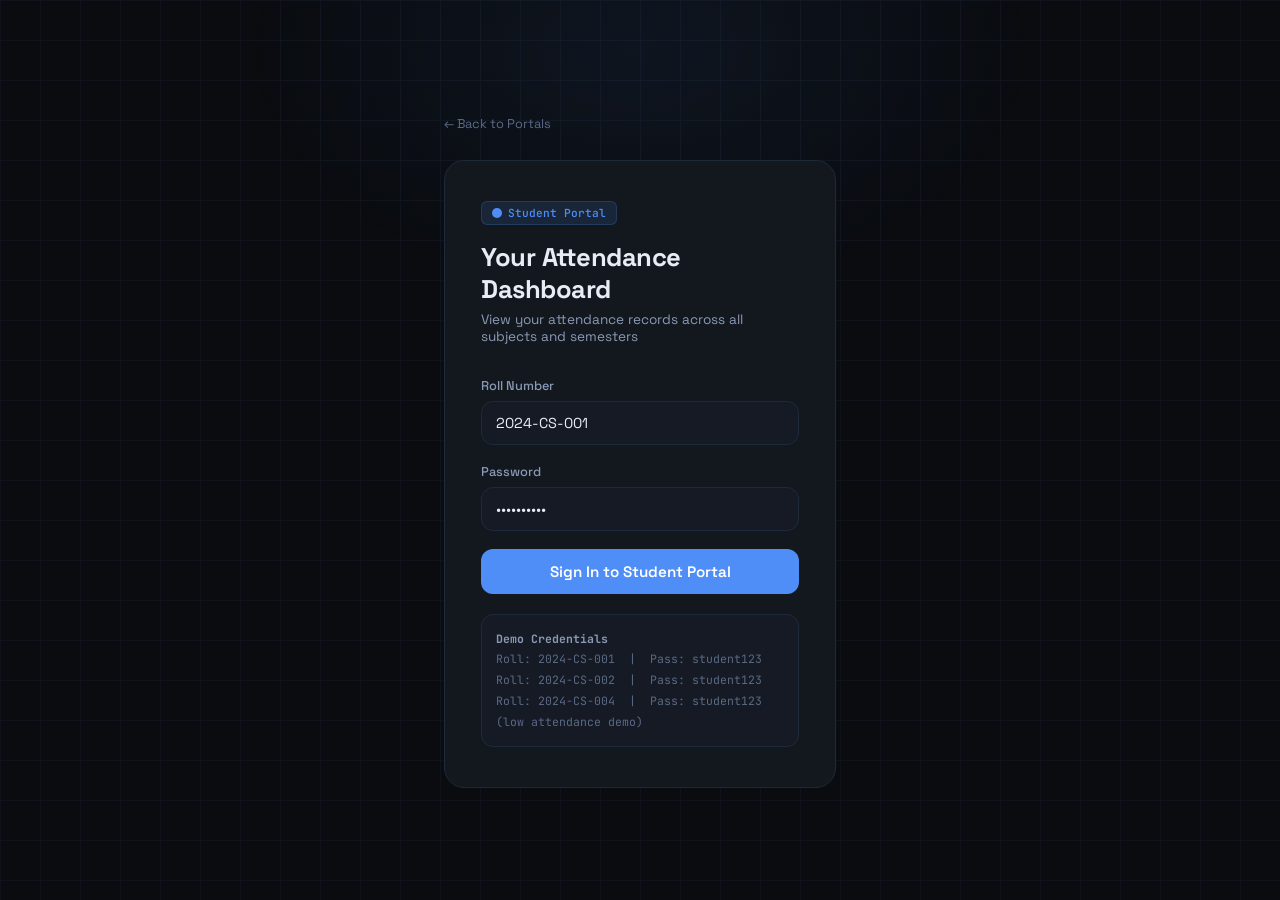
<file: student-login.html>
<!DOCTYPE html>
<html lang="en">
<head>
<meta charset="UTF-8">
<meta name="viewport" content="width=device-width, initial-scale=1.0">
<title>Student Login — AttendRFID</title>
<link rel="stylesheet" href="style.css">
<link href="https://fonts.googleapis.com/css2?family=Space+Grotesk:wght@300;400;500;600;700&family=JetBrains+Mono:wght@400;500&display=swap" rel="stylesheet">
</head>
<body class="login-body">
  <div class="bg-grid"></div>
  <div class="bg-glow" style="background: radial-gradient(ellipse at center, rgba(79,142,247,0.07) 0%, transparent 70%);"></div>

  <div class="login-wrapper">
    <a href="index.html" class="login-back">← Back to Portals</a>
    <div class="login-card">
      <div class="login-header">
        <div class="login-role-badge student-badge">
          <svg width="10" height="10" viewBox="0 0 10 10" fill="currentColor"><circle cx="5" cy="5" r="5"/></svg>
          Student Portal
        </div>
        <h2>Your Attendance<br>Dashboard</h2>
        <p>View your attendance records across all subjects and semesters</p>
      </div>

      <div class="form-group">
        <label>Roll Number</label>
        <input type="text" class="form-control" id="roll-no" placeholder="e.g. 2024-CS-001" value="2024-CS-001">
      </div>
      <div class="form-group">
        <label>Password</label>
        <input type="password" class="form-control" id="stu-pass" placeholder="Enter password" value="student123">
      </div>

      <button class="btn btn-student" onclick="studentLogin()">Sign In to Student Portal</button>

      <div class="demo-creds">
        <p><strong>Demo Credentials</strong><br>
        Roll: 2024-CS-001 &nbsp;|&nbsp; Pass: student123<br>
        Roll: 2024-CS-002 &nbsp;|&nbsp; Pass: student123<br>
        Roll: 2024-CS-004 &nbsp;|&nbsp; Pass: student123 (low attendance demo)</p>
      </div>
    </div>
  </div>

  <script src="data.js"></script>
  <script>
    function studentLogin() {
      const roll = document.getElementById('roll-no').value.trim();
      const pass = document.getElementById('stu-pass').value.trim();
      const student = ALL_STUDENTS.find(s => s.rollNo === roll);
      if (student && pass === 'student123') {
        sessionStorage.setItem('studentID', student.id);
        sessionStorage.setItem('studentData', JSON.stringify(student));
        window.location.href = 'student-dashboard.html';
      } else {
        alert('Invalid credentials. Please check your Roll Number and password.');
      }
    }
    document.addEventListener('keydown', e => { if(e.key === 'Enter') studentLogin(); });
  </script>
</body>
</html>
</file>
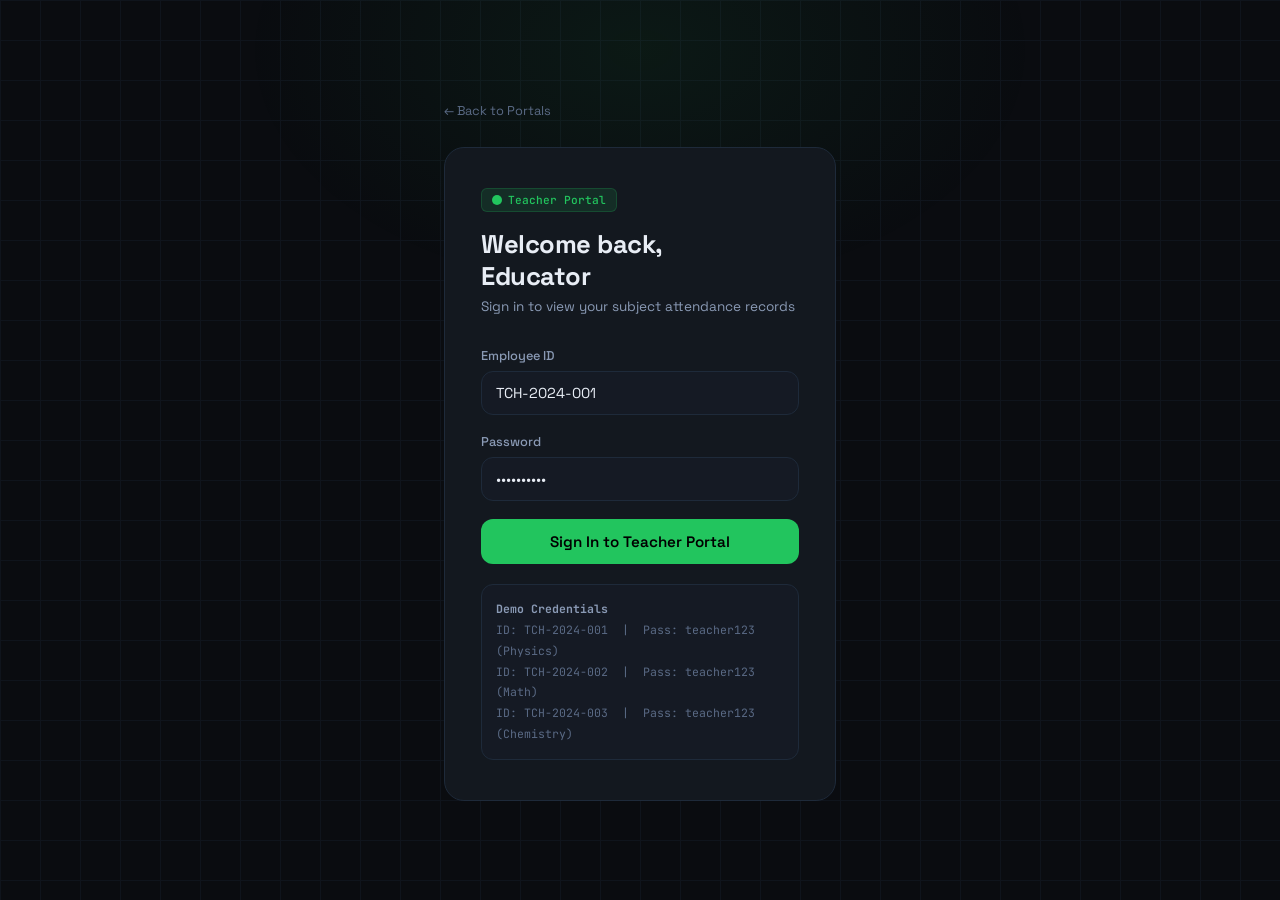
<file: teacher-dashboard.html>
<!DOCTYPE html>
<html lang="en">
<head>
<meta charset="UTF-8">
<meta name="viewport" content="width=device-width, initial-scale=1.0">
<title>Teacher Dashboard — AttendRFID</title>
<link rel="stylesheet" href="style.css">
<link href="https://fonts.googleapis.com/css2?family=Space+Grotesk:wght@300;400;500;600;700&family=JetBrains+Mono:wght@400;500&display=swap" rel="stylesheet">
</head>
<body class="dashboard nav-teacher">
<div class="bg-grid"></div>

<!-- SIDEBAR -->
<aside class="sidebar" id="sidebar">
  <div class="sidebar-brand">
    <div class="brand-header">
      <div class="brand-icon">
        <svg width="22" height="22" viewBox="0 0 40 40" fill="none"><rect x="4" y="4" width="14" height="14" rx="2" stroke="var(--accent)" stroke-width="2"/><rect x="22" y="4" width="14" height="14" rx="2" stroke="var(--accent)" stroke-width="2"/><rect x="4" y="22" width="14" height="14" rx="2" stroke="var(--accent)" stroke-width="2"/><circle cx="29" cy="29" r="5" fill="var(--accent)"/><circle cx="29" cy="29" r="2" fill="var(--bg)"/></svg>
      </div>
      <div>
        <div class="brand-name">AttendRFID</div>
        <div class="brand-sub">TEACHER PORTAL</div>
      </div>
    </div>
  </div>
  <div class="sidebar-user">
    <div class="user-avatar avatar-teacher" id="avatarInitials">AS</div>
    <div class="user-info">
      <div class="user-name" id="sidebarName">Dr. Anil Sharma</div>
      <div class="user-role" id="sidebarSubject">Physics · PHY101</div>
    </div>
  </div>
  <nav class="sidebar-nav">
    <div class="nav-section">Overview</div>
    <div class="nav-item active" onclick="showPage('overview', this)">
      <svg width="16" height="16" fill="none" viewBox="0 0 24 24" stroke="currentColor" stroke-width="2"><rect x="3" y="3" width="7" height="7" rx="1"/><rect x="14" y="3" width="7" height="7" rx="1"/><rect x="3" y="14" width="7" height="7" rx="1"/><rect x="14" y="14" width="7" height="7" rx="1"/></svg>
      Overview
    </div>
    <div class="nav-section">Attendance</div>
    <div class="nav-item" onclick="showPage('daily', this)">
      <svg width="16" height="16" fill="none" viewBox="0 0 24 24" stroke="currentColor" stroke-width="2"><rect x="3" y="4" width="18" height="18" rx="2"/><path d="M16 2v4M8 2v4M3 10h18"/></svg>
      Daily Attendance
    </div>
    <div class="nav-item" onclick="showPage('hourly', this)">
      <svg width="16" height="16" fill="none" viewBox="0 0 24 24" stroke="currentColor" stroke-width="2"><circle cx="12" cy="12" r="9"/><path d="M12 7v5l3 3"/></svg>
      Hourly Records
    </div>
    <div class="nav-item" onclick="showPage('students', this)">
      <svg width="16" height="16" fill="none" viewBox="0 0 24 24" stroke="currentColor" stroke-width="2"><path d="M17 21v-2a4 4 0 00-4-4H5a4 4 0 00-4 4v2"/><circle cx="9" cy="7" r="4"/><path d="M23 21v-2a4 4 0 00-3-3.87M16 3.13a4 4 0 010 7.75"/></svg>
      All Students
    </div>
    <div class="nav-item" onclick="showPage('reports', this)">
      <svg width="16" height="16" fill="none" viewBox="0 0 24 24" stroke="currentColor" stroke-width="2"><path d="M9 17v-2m3 2v-4m3 4v-6M5 21h14a2 2 0 002-2V5a2 2 0 00-2-2H5a2 2 0 00-2 2v14a2 2 0 002 2z"/></svg>
      Reports
    </div>
  </nav>
  <div class="sidebar-footer">
    <button class="logout-btn" onclick="logout()">
      <svg width="14" height="14" fill="none" viewBox="0 0 24 24" stroke="currentColor" stroke-width="2"><path d="M17 16l4-4m0 0l-4-4m4 4H7m6 4v1a3 3 0 01-3 3H6a3 3 0 01-3-3V7a3 3 0 013-3h4a3 3 0 013 3v1"/></svg>
      Sign Out
    </button>
  </div>
</aside>

<!-- MAIN -->
<main class="main-content">
  <button class="mobile-nav-toggle" onclick="toggleSidebar()">☰ Menu</button>

  <!-- OVERVIEW PAGE -->
  <div class="page active" id="page-overview">
    <div class="page-header">
      <h1>Good Morning, <span id="teacherNameHeader">Dr. Sharma</span> 👋</h1>
      <p id="subjectBadgeHeader">Teaching <strong>Physics (PHY101)</strong> — Your attendance data is isolated and secure.</p>
    </div>
    <div class="alert alert-info" style="margin-bottom:20px;">
      🔐 You can only see attendance data for your subject. Other subjects are not accessible.
    </div>
    <div class="stats-grid">
      <div class="stat-card stat-blue">
        <div class="stat-label">Today's Present</div>
        <div class="stat-value" id="ov-present">38</div>
        <div class="stat-sub">out of 45 enrolled</div>
      </div>
      <div class="stat-card stat-red">
        <div class="stat-label">Today's Absent</div>
        <div class="stat-value" id="ov-absent">7</div>
        <div class="stat-sub">need attention</div>
      </div>
      <div class="stat-card stat-green">
        <div class="stat-label">Today's Rate</div>
        <div class="stat-value" id="ov-rate">84%</div>
        <div class="stat-sub">attendance percentage</div>
      </div>
      <div class="stat-card stat-yellow">
        <div class="stat-label">Classes Today</div>
        <div class="stat-value" id="ov-classes">4</div>
        <div class="stat-sub">periods conducted</div>
      </div>
    </div>

    <div class="content-card">
      <div class="card-header"><h3>Today's Attendance Summary — <span id="ov-date"></span></h3></div>
      <div class="card-body">
        <div class="table-responsive">
          <table class="data-table" id="overview-table">
            <thead><tr><th>#</th><th>Student Name</th><th>Roll No</th><th>RFID Tag</th><th>Status</th><th>Entry Time</th></tr></thead>
            <tbody id="overview-tbody"></tbody>
          </table>
        </div>
      </div>
    </div>
  </div>

  <!-- DAILY PAGE -->
  <div class="page" id="page-daily">
    <div class="page-header">
      <h1>Daily Attendance</h1>
      <p>Filter attendance records by date for your subject</p>
    </div>
    <div class="filters-bar">
      <div class="filter-group">
        <label>Select Date</label>
        <input type="date" class="filter-control" id="daily-date">
      </div>
      <div class="filter-group">
        <label>Status Filter</label>
        <select class="filter-control" id="daily-status">
          <option value="all">All Students</option>
          <option value="present">Present Only</option>
          <option value="absent">Absent Only</option>
        </select>
      </div>
      <button class="btn-filter" onclick="filterDaily()">Apply Filter</button>
    </div>
    <div class="content-card">
      <div class="card-header">
        <div><h3 id="daily-card-title">Attendance Records</h3><p id="daily-card-sub">Select a date and apply filter</p></div>
        <div class="subject-select-info" id="daily-subject-tag">PHY101 — Physics</div>
      </div>
      <div class="card-body">
        <div class="table-responsive">
          <table class="data-table">
            <thead><tr><th>#</th><th>Student Name</th><th>Roll No</th><th>Status</th><th>Entry Time</th><th>Exit Time</th></tr></thead>
            <tbody id="daily-tbody"></tbody>
          </table>
        </div>
      </div>
    </div>
  </div>

  <!-- HOURLY PAGE -->
  <div class="page" id="page-hourly">
    <div class="page-header">
      <h1>Hourly Records</h1>
      <p>View student attendance broken down by each class period/hour</p>
    </div>
    <div class="filters-bar">
      <div class="filter-group">
        <label>Select Date</label>
        <input type="date" class="filter-control" id="hourly-date">
      </div>
      <div class="filter-group">
        <label>Select Student</label>
        <select class="filter-control" id="hourly-student">
          <option value="all">All Students</option>
        </select>
      </div>
      <button class="btn-filter" onclick="loadHourly()">Load Records</button>
    </div>
    <div class="content-card">
      <div class="card-header"><h3>Hourly Attendance Breakdown</h3><p>Each block = 1 class period</p></div>
      <div class="card-body">
        <div id="hourly-content">
          <div class="table-responsive">
            <table class="data-table" id="hourly-table">
              <thead><tr><th>Student</th><th>Roll No</th><th>Period 1<br><small>8–9AM</small></th><th>Period 2<br><small>9–10AM</small></th><th>Period 3<br><small>10–11AM</small></th><th>Period 4<br><small>11–12PM</small></th><th>Period 5<br><small>1–2PM</small></th><th>Period 6<br><small>2–3PM</small></th><th>Total</th></tr></thead>
              <tbody id="hourly-tbody"></tbody>
            </table>
          </div>
        </div>
      </div>
    </div>
  </div>

  <!-- STUDENTS PAGE -->
  <div class="page" id="page-students">
    <div class="page-header">
      <h1>All Students</h1>
      <p>Enrolled students in your subject with semester attendance overview</p>
    </div>
    <div class="filters-bar">
      <div class="filter-group">
        <label>Search Student</label>
        <div class="search-input-wrap">
          <svg width="14" height="14" fill="none" viewBox="0 0 24 24" stroke="currentColor" stroke-width="2" style="position:absolute;left:12px;top:50%;transform:translateY(-50%);color:var(--text3)"><circle cx="11" cy="11" r="8"/><path d="M21 21l-4.35-4.35"/></svg>
          <input type="text" class="filter-control search-input" id="student-search" placeholder="Name or roll no..." oninput="filterStudents()" style="padding-left:36px;">
        </div>
      </div>
      <div class="filter-group">
        <label>Attendance Status</label>
        <select class="filter-control" id="student-filter">
          <option value="all">All</option>
          <option value="low">Below 75% (At Risk)</option>
          <option value="good">75% and above</option>
        </select>
      </div>
      <button class="btn-filter" onclick="filterStudents()">Filter</button>
    </div>
    <div class="content-card">
      <div class="card-header"><h3>Student Roster — <span id="student-count-label">45 students</span></h3></div>
      <div class="card-body">
        <div class="table-responsive">
          <table class="data-table">
            <thead><tr><th>#</th><th>Student Name</th><th>Roll No</th><th>Semester %</th><th>Classes Attended</th><th>Total Classes</th><th>Status</th></tr></thead>
            <tbody id="students-tbody"></tbody>
          </table>
        </div>
      </div>
    </div>
  </div>

  <!-- REPORTS PAGE -->
  <div class="page" id="page-reports">
    <div class="page-header">
      <h1>Reports</h1>
      <p>Monthly and weekly attendance trends for your subject</p>
    </div>
    <div class="stats-grid">
      <div class="stat-card stat-blue"><div class="stat-label">Semester Avg</div><div class="stat-value">81%</div><div class="stat-sub">overall attendance</div></div>
      <div class="stat-card stat-red"><div class="stat-label">At Risk Students</div><div class="stat-value" id="at-risk-count">5</div><div class="stat-sub">below 75%</div></div>
      <div class="stat-card stat-green"><div class="stat-label">Best Day</div><div class="stat-value">96%</div><div class="stat-sub">Jan 15</div></div>
      <div class="stat-card stat-yellow"><div class="stat-label">Total Classes</div><div class="stat-value">48</div><div class="stat-sub">this semester</div></div>
    </div>
    <div class="content-card">
      <div class="card-header"><h3>At-Risk Students (Below 75%)</h3></div>
      <div class="card-body">
        <div class="table-responsive">
          <table class="data-table">
            <thead><tr><th>#</th><th>Name</th><th>Roll No</th><th>Attendance %</th><th>Classes Missed</th><th>Risk Level</th></tr></thead>
            <tbody id="risk-tbody"></tbody>
          </table>
        </div>
      </div>
    </div>
    <div class="content-card">
      <div class="card-header"><h3>Monthly Attendance Trend</h3></div>
      <div class="card-body" id="monthly-trend"></div>
    </div>
  </div>

</main>

<script src="data.js"></script>
<script>
  // Auth check
  const teacherData = JSON.parse(sessionStorage.getItem('teacherData') || 'null');
  if (!teacherData) window.location.href = 'teacher-login.html';

  // Populate teacher info
  document.getElementById('sidebarName').textContent = teacherData.name;
  document.getElementById('sidebarSubject').textContent = teacherData.subject + ' · ' + teacherData.subjectCode;
  document.getElementById('avatarInitials').textContent = teacherData.name.split(' ').map(w=>w[0]).join('').slice(0,2).toUpperCase();
  document.getElementById('teacherNameHeader').textContent = 'Dr./Prof. ' + teacherData.name.split(' ').pop();
  document.getElementById('subjectBadgeHeader').innerHTML = `Teaching <strong>${teacherData.subject} (${teacherData.subjectCode})</strong> — Your attendance data is isolated and secure.`;
  document.getElementById('daily-subject-tag').textContent = teacherData.subjectCode + ' — ' + teacherData.subject;

  // Date defaults
  const today = new Date().toISOString().split('T')[0];
  document.getElementById('daily-date').value = today;
  document.getElementById('hourly-date').value = today;
  document.getElementById('ov-date').textContent = new Date().toLocaleDateString('en-IN', {weekday:'long', year:'numeric', month:'long', day:'numeric'});

  function showPage(name, el) {
    document.querySelectorAll('.page').forEach(p => p.classList.remove('active'));
    document.querySelectorAll('.nav-item').forEach(n => n.classList.remove('active'));
    document.getElementById('page-' + name).classList.add('active');
    el.classList.add('active');
    if (name === 'students') renderStudents();
    if (name === 'overview') renderOverview();
    if (name === 'reports') renderReports();
    if (name === 'hourly') renderHourlyTable();
  }

  function toggleSidebar() {
    document.getElementById('sidebar').classList.toggle('open');
  }

  function logout() {
    sessionStorage.clear();
    window.location.href = 'index.html';
  }

  // ---- OVERVIEW ----
  function renderOverview() {
    const students = getStudentsForSubject(teacherData.subjectCode);
    const tbody = document.getElementById('overview-tbody');
    tbody.innerHTML = '';
    let presentCount = 0;
    students.forEach((s, i) => {
      const status = s.todayStatus;
      if (status === 'Present') presentCount++;
      tbody.innerHTML += `<tr>
        <td>${i+1}</td><td>${s.name}</td><td>${s.rollNo}</td>
        <td style="font-family:var(--mono);font-size:0.78rem;color:var(--text3)">${s.rfid}</td>
        <td><span class="badge badge-${status.toLowerCase()}">${status}</span></td>
        <td style="font-family:var(--mono);font-size:0.82rem">${status==='Present' ? s.entryTime : '—'}</td>
      </tr>`;
    });
    document.getElementById('ov-present').textContent = presentCount;
    document.getElementById('ov-absent').textContent = students.length - presentCount;
    document.getElementById('ov-rate').textContent = Math.round((presentCount/students.length)*100) + '%';
  }

  // ---- DAILY ----
  function filterDaily() {
    const date = document.getElementById('daily-date').value;
    const statusFilter = document.getElementById('daily-status').value;
    const students = getStudentsForSubject(teacherData.subjectCode);
    const tbody = document.getElementById('daily-tbody');
    tbody.innerHTML = '';
    document.getElementById('daily-card-title').textContent = `Attendance — ${new Date(date).toLocaleDateString('en-IN', {weekday:'long', day:'numeric', month:'long'})}`;
    document.getElementById('daily-card-sub').textContent = `${students.length} students enrolled · ${teacherData.subject}`;
    let count = 0;
    students.forEach((s, i) => {
      const status = getDailyStatus(s, date);
      if (statusFilter !== 'all' && status.toLowerCase() !== statusFilter) return;
      count++;
      tbody.innerHTML += `<tr>
        <td>${count}</td><td>${s.name}</td><td>${s.rollNo}</td>
        <td><span class="badge badge-${status.toLowerCase()}">${status}</span></td>
        <td style="font-family:var(--mono);font-size:0.82rem">${status==='Present' ? randomTime(8,9) : '—'}</td>
        <td style="font-family:var(--mono);font-size:0.82rem">${status==='Present' ? randomTime(14,15) : '—'}</td>
      </tr>`;
    });
    if (!count) tbody.innerHTML = '<tr><td colspan="6" style="text-align:center;color:var(--text3);padding:24px;">No records found for selected filters</td></tr>';
  }

  // ---- HOURLY ----
  function renderHourlyTable() {
    const students = getStudentsForSubject(teacherData.subjectCode);
    const sel = document.getElementById('hourly-student');
    sel.innerHTML = '<option value="all">All Students</option>';
    students.forEach(s => sel.innerHTML += `<option value="${s.rollNo}">${s.name}</option>`);
    loadHourly();
  }

  function loadHourly() {
    const students = getStudentsForSubject(teacherData.subjectCode);
    const filter = document.getElementById('hourly-student').value;
    const tbody = document.getElementById('hourly-tbody');
    tbody.innerHTML = '';
    const list = filter === 'all' ? students : students.filter(s => s.rollNo === filter);
    list.forEach(s => {
      const periods = generatePeriods(s);
      const total = periods.filter(p=>p).length;
      tbody.innerHTML += `<tr>
        <td>${s.name}</td><td style="font-family:var(--mono);font-size:0.78rem">${s.rollNo}</td>
        ${periods.map(p => `<td><span class="badge badge-${p?'present':'absent'}">${p?'P':'A'}</span></td>`).join('')}
        <td><strong style="color:${total>=4?'var(--green)':'var(--red)'}">${total}/6</strong></td>
      </tr>`;
    });
  }

  // ---- STUDENTS ----
  function renderStudents() {
    const students = getStudentsForSubject(teacherData.subjectCode);
    renderStudentTable(students);
    document.getElementById('student-count-label').textContent = students.length + ' students';
  }

  function renderStudentTable(students) {
    const tbody = document.getElementById('students-tbody');
    tbody.innerHTML = '';
    students.forEach((s, i) => {
      const pct = s.semesterPct;
      const color = pct >= 75 ? 'var(--green)' : pct >= 60 ? 'var(--yellow)' : 'var(--red)';
      const status = pct >= 75 ? 'Good' : pct >= 60 ? 'At Risk' : 'Critical';
      const badgeClass = pct >= 75 ? 'present' : pct >= 60 ? 'late' : 'absent';
      tbody.innerHTML += `<tr>
        <td>${i+1}</td><td>${s.name}</td>
        <td style="font-family:var(--mono);font-size:0.82rem">${s.rollNo}</td>
        <td>
          <div style="display:flex;align-items:center;gap:8px;">
            <div class="progress-wrap" style="flex:1;max-width:80px;"><div class="progress-bar ${pct>=75?'progress-green':pct>=60?'progress-yellow':'progress-red'}" style="width:${pct}%"></div></div>
            <span style="font-family:var(--mono);font-size:0.8rem;color:${color}">${pct}%</span>
          </div>
        </td>
        <td style="font-family:var(--mono)">${s.classesAttended}</td>
        <td style="font-family:var(--mono)">${s.totalClasses}</td>
        <td><span class="badge badge-${badgeClass}">${status}</span></td>
      </tr>`;
    });
  }

  function filterStudents() {
    const search = document.getElementById('student-search').value.toLowerCase();
    const filter = document.getElementById('student-filter').value;
    let students = getStudentsForSubject(teacherData.subjectCode);
    if (search) students = students.filter(s => s.name.toLowerCase().includes(search) || s.rollNo.toLowerCase().includes(search));
    if (filter === 'low') students = students.filter(s => s.semesterPct < 75);
    if (filter === 'good') students = students.filter(s => s.semesterPct >= 75);
    document.getElementById('student-count-label').textContent = students.length + ' students';
    renderStudentTable(students);
  }

  // ---- REPORTS ----
  function renderReports() {
    const students = getStudentsForSubject(teacherData.subjectCode);
    const atRisk = students.filter(s => s.semesterPct < 75);
    document.getElementById('at-risk-count').textContent = atRisk.length;
    const riskTbody = document.getElementById('risk-tbody');
    riskTbody.innerHTML = '';
    atRisk.forEach((s, i) => {
      const missed = s.totalClasses - s.classesAttended;
      const level = s.semesterPct < 60 ? 'Critical' : 'Warning';
      riskTbody.innerHTML += `<tr>
        <td>${i+1}</td><td>${s.name}</td>
        <td style="font-family:var(--mono);font-size:0.82rem">${s.rollNo}</td>
        <td><span style="color:${s.semesterPct<60?'var(--red)':'var(--yellow)'};font-family:var(--mono);font-weight:700">${s.semesterPct}%</span></td>
        <td style="font-family:var(--mono)">${missed}</td>
        <td><span class="badge badge-${s.semesterPct<60?'absent':'late'}">${level}</span></td>
      </tr>`;
    });

    // Monthly trend bars
    const months = ['Aug','Sep','Oct','Nov','Dec','Jan','Feb','Mar'];
    const pcts = [88,82,79,85,78,81,76,83];
    const trend = document.getElementById('monthly-trend');
    trend.innerHTML = '<div style="display:flex;gap:12px;align-items:flex-end;height:120px;padding-bottom:8px;">' +
      months.map((m, i) => `
        <div style="flex:1;display:flex;flex-direction:column;align-items:center;gap:4px;">
          <div style="font-size:0.72rem;font-family:var(--mono);color:var(--text3)">${pcts[i]}%</div>
          <div style="flex:1;width:100%;display:flex;align-items:flex-end;">
            <div style="width:100%;background:${pcts[i]>=80?'var(--green)':pcts[i]>=75?'var(--yellow)':'var(--red)'};height:${pcts[i]}%;border-radius:4px 4px 0 0;opacity:0.8;"></div>
          </div>
          <div style="font-size:0.72rem;color:var(--text3)">${m}</div>
        </div>`).join('') + '</div>';
  }

  // Init
  renderOverview();

  // Helpers
  function randomTime(start, end) {
    const h = start + Math.floor(Math.random()*(end-start));
    const m = Math.floor(Math.random()*60).toString().padStart(2,'0');
    return `${h.toString().padStart(2,'0')}:${m}`;
  }
  function getDailyStatus(student, date) {
    const seed = student.rollNo.charCodeAt(student.rollNo.length-1) + new Date(date).getDate();
    return seed % 5 === 0 ? 'Absent' : 'Present';
  }
  function generatePeriods(student) {
    const seed = student.rollNo.charCodeAt(student.rollNo.length-1);
    return [1,2,3,4,5,6].map(p => ((seed + p) % 5) !== 0);
  }
</script>
</body>
</html>
</file>
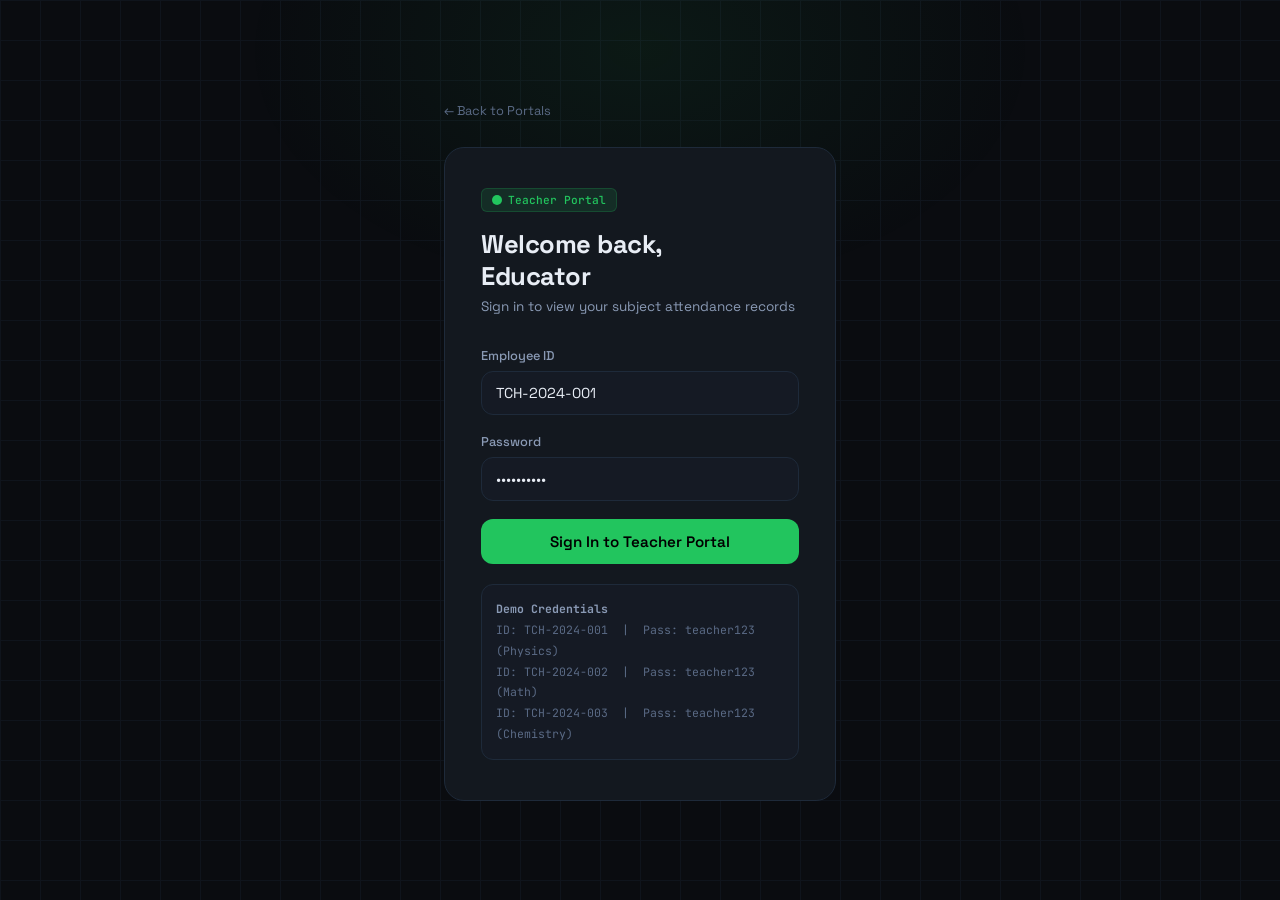
<file: teacher-login.html>
<!DOCTYPE html>
<html lang="en">
<head>
<meta charset="UTF-8">
<meta name="viewport" content="width=device-width, initial-scale=1.0">
<title>Teacher Login — AttendRFID</title>
<link rel="stylesheet" href="style.css">
<link href="https://fonts.googleapis.com/css2?family=Space+Grotesk:wght@300;400;500;600;700&family=JetBrains+Mono:wght@400;500&display=swap" rel="stylesheet">
</head>
<body class="login-body">
  <div class="bg-grid"></div>
  <div class="bg-glow" style="background: radial-gradient(ellipse at center, rgba(34,197,94,0.07) 0%, transparent 70%);"></div>

  <div class="login-wrapper">
    <a href="index.html" class="login-back">← Back to Portals</a>
    <div class="login-card">
      <div class="login-header">
        <div class="login-role-badge teacher-badge">
          <svg width="10" height="10" viewBox="0 0 10 10" fill="currentColor"><circle cx="5" cy="5" r="5"/></svg>
          Teacher Portal
        </div>
        <h2>Welcome back,<br>Educator</h2>
        <p>Sign in to view your subject attendance records</p>
      </div>

      <div class="form-group">
        <label>Employee ID</label>
        <input type="text" class="form-control" id="teacher-id" placeholder="e.g. TCH-2024-001" value="TCH-2024-001">
      </div>
      <div class="form-group">
        <label>Password</label>
        <input type="password" class="form-control" id="teacher-pass" placeholder="Enter password" value="teacher123">
      </div>

      <button class="btn btn-teacher" onclick="teacherLogin()">Sign In to Teacher Portal</button>

      <div class="demo-creds">
        <p><strong>Demo Credentials</strong><br>
        ID: TCH-2024-001 &nbsp;|&nbsp; Pass: teacher123 (Physics)<br>
        ID: TCH-2024-002 &nbsp;|&nbsp; Pass: teacher123 (Math)<br>
        ID: TCH-2024-003 &nbsp;|&nbsp; Pass: teacher123 (Chemistry)</p>
      </div>
    </div>
  </div>

  <script>
    const TEACHERS = {
      'TCH-2024-001': { name: 'Dr. Anil Sharma', subject: 'Physics', subjectCode: 'PHY101', pass: 'teacher123' },
      'TCH-2024-002': { name: 'Prof. Meena Gupta', subject: 'Mathematics', subjectCode: 'MAT201', pass: 'teacher123' },
      'TCH-2024-003': { name: 'Dr. Raj Verma', subject: 'Chemistry', subjectCode: 'CHE101', pass: 'teacher123' },
    };

    function teacherLogin() {
      const id = document.getElementById('teacher-id').value.trim();
      const pass = document.getElementById('teacher-pass').value.trim();
      if (TEACHERS[id] && TEACHERS[id].pass === pass) {
        sessionStorage.setItem('teacherID', id);
        sessionStorage.setItem('teacherData', JSON.stringify(TEACHERS[id]));
        window.location.href = 'teacher-dashboard.html';
      } else {
        alert('Invalid credentials. Please check your ID and password.');
      }
    }
    document.addEventListener('keydown', e => { if(e.key === 'Enter') teacherLogin(); });
  </script>
</body>
</html>
</file>
<file: style.css>
/* ===== CSS VARIABLES ===== */
:root {
  --bg: #0a0c10;
  --bg2: #0f1218;
  --bg3: #151a24;
  --card: #13181f;
  --card2: #1a2030;
  --border: #1e2a3a;
  --border2: #253045;
  --text: #e8edf5;
  --text2: #8a9ab5;
  --text3: #5a6a85;
  --accent: #4f8ef7;
  --accent2: #3d7ae8;
  --accent-glow: rgba(79,142,247,0.15);
  --green: #22c55e;
  --green-glow: rgba(34,197,94,0.12);
  --red: #ef4444;
  --red-glow: rgba(239,68,68,0.12);
  --yellow: #f59e0b;
  --yellow-glow: rgba(245,158,11,0.12);
  --purple: #8b5cf6;
  --purple-glow: rgba(139,92,246,0.12);
  --teacher: #22c55e;
  --teacher-glow: rgba(34,197,94,0.12);
  --student: #4f8ef7;
  --student-glow: rgba(79,142,247,0.12);
  --admin: #f59e0b;
  --admin-glow: rgba(245,158,11,0.12);
  --radius: 12px;
  --radius-lg: 20px;
  --shadow: 0 4px 24px rgba(0,0,0,0.4);
  --shadow-lg: 0 8px 48px rgba(0,0,0,0.6);
  --font: 'Space Grotesk', sans-serif;
  --mono: 'JetBrains Mono', monospace;
}

*, *::before, *::after { box-sizing: border-box; margin: 0; padding: 0; }
html { scroll-behavior: smooth; }
body { font-family: var(--font); background: var(--bg); color: var(--text); min-height: 100vh; overflow-x: hidden; }
a { text-decoration: none; color: inherit; }
button { font-family: var(--font); cursor: pointer; border: none; }
input, select, textarea { font-family: var(--font); }

/* ===== SCROLLBAR ===== */
::-webkit-scrollbar { width: 6px; }
::-webkit-scrollbar-track { background: var(--bg2); }
::-webkit-scrollbar-thumb { background: var(--border2); border-radius: 3px; }

/* ===== BACKGROUND EFFECTS ===== */
.bg-grid {
  position: fixed; inset: 0; pointer-events: none; z-index: 0;
  background-image: linear-gradient(var(--border) 1px, transparent 1px), linear-gradient(90deg, var(--border) 1px, transparent 1px);
  background-size: 40px 40px; opacity: 0.3;
}
.bg-glow {
  position: fixed; top: -200px; left: 50%; transform: translateX(-50%);
  width: 800px; height: 500px; pointer-events: none; z-index: 0;
  background: radial-gradient(ellipse at center, rgba(79,142,247,0.08) 0%, transparent 70%);
}

/* ===== LANDING PAGE ===== */
.landing-body { display: flex; align-items: center; justify-content: center; }
.landing-container { position: relative; z-index: 1; width: 100%; max-width: 1000px; padding: 40px 24px; }

.brand-header { display: flex; align-items: center; gap: 16px; margin-bottom: 48px; }
.brand-icon { width: 56px; height: 56px; background: var(--card2); border: 1px solid var(--border2); border-radius: var(--radius); display: flex; align-items: center; justify-content: center; }
.brand-name { font-size: 1.6rem; font-weight: 700; letter-spacing: -0.5px; }
.brand-sub { font-size: 0.8rem; color: var(--text3); font-family: var(--mono); }

.hero-section { text-align: center; margin-bottom: 48px; }
.hero-badge { display: inline-flex; align-items: center; gap: 8px; background: var(--card); border: 1px solid var(--border2); border-radius: 999px; padding: 6px 16px; font-size: 0.75rem; font-family: var(--mono); color: var(--text2); margin-bottom: 20px; }
.pulse-dot { width: 7px; height: 7px; background: var(--green); border-radius: 50%; animation: pulse 1.5s infinite; }
@keyframes pulse { 0%,100% { opacity:1; box-shadow: 0 0 0 0 var(--green-glow); } 50% { opacity:.7; box-shadow: 0 0 0 6px transparent; } }
.hero-title { font-size: 3rem; font-weight: 700; line-height: 1.15; letter-spacing: -1px; margin-bottom: 16px; }
.gradient-text { background: linear-gradient(135deg, var(--accent), var(--purple)); -webkit-background-clip: text; -webkit-text-fill-color: transparent; background-clip: text; }
.hero-desc { color: var(--text2); font-size: 1.05rem; }

.portal-cards { display: grid; grid-template-columns: repeat(3, 1fr); gap: 20px; margin-bottom: 40px; }
@media (max-width: 768px) { .portal-cards { grid-template-columns: 1fr; } .hero-title { font-size: 2rem; } }

.portal-card {
  position: relative; overflow: hidden; background: var(--card);
  border: 1px solid var(--border); border-radius: var(--radius-lg);
  padding: 28px 24px; display: flex; flex-direction: column; gap: 16px;
  transition: all 0.3s ease; cursor: pointer;
}
.portal-card:hover { border-color: var(--border2); transform: translateY(-4px); box-shadow: var(--shadow-lg); }
.card-glow { position: absolute; top: 0; left: 0; right: 0; height: 2px; border-radius: var(--radius-lg) var(--radius-lg) 0 0; transition: opacity 0.3s; }
.teacher-card .card-glow { background: linear-gradient(90deg, transparent, var(--teacher), transparent); }
.student-card .card-glow { background: linear-gradient(90deg, transparent, var(--student), transparent); }
.admin-card .card-glow { background: linear-gradient(90deg, transparent, var(--admin), transparent); }
.teacher-card:hover { background: rgba(34,197,94,0.04); }
.student-card:hover { background: rgba(79,142,247,0.04); }
.admin-card:hover { background: rgba(245,158,11,0.04); }

.card-icon { width: 52px; height: 52px; border-radius: var(--radius); display: flex; align-items: center; justify-content: center; }
.teacher-card .card-icon { background: var(--teacher-glow); color: var(--teacher); }
.student-card .card-icon { background: var(--student-glow); color: var(--student); }
.admin-card .card-icon { background: var(--admin-glow); color: var(--admin); }
.card-content h3 { font-size: 1.15rem; font-weight: 600; margin-bottom: 6px; }
.card-content p { font-size: 0.85rem; color: var(--text2); line-height: 1.5; }
.card-features { display: flex; gap: 6px; flex-wrap: wrap; margin-top: 12px; }
.card-features span { background: var(--bg3); border: 1px solid var(--border); border-radius: 6px; padding: 3px 10px; font-size: 0.7rem; font-family: var(--mono); color: var(--text3); }
.card-arrow { position: absolute; bottom: 24px; right: 24px; font-size: 1.2rem; color: var(--text3); transition: all 0.3s; }
.portal-card:hover .card-arrow { color: var(--text); transform: translateX(4px); }

.landing-footer { text-align: center; color: var(--text3); font-size: 0.75rem; font-family: var(--mono); }

/* ===== LOGIN PAGES ===== */
.login-body { display: flex; align-items: center; justify-content: center; min-height: 100vh; }
.login-wrapper { position: relative; z-index: 1; width: 100%; max-width: 440px; padding: 24px; }
.login-card { background: var(--card); border: 1px solid var(--border); border-radius: var(--radius-lg); padding: 40px 36px; }
.login-back { display: inline-flex; align-items: center; gap: 6px; color: var(--text3); font-size: 0.8rem; margin-bottom: 28px; transition: color 0.2s; }
.login-back:hover { color: var(--text2); }
.login-header { margin-bottom: 32px; }
.login-role-badge { display: inline-flex; align-items: center; gap: 6px; border-radius: 6px; padding: 4px 10px; font-size: 0.7rem; font-family: var(--mono); font-weight: 500; margin-bottom: 16px; }
.teacher-badge { background: var(--teacher-glow); color: var(--teacher); border: 1px solid rgba(34,197,94,0.2); }
.student-badge { background: var(--student-glow); color: var(--student); border: 1px solid rgba(79,142,247,0.2); }
.admin-badge { background: var(--admin-glow); color: var(--admin); border: 1px solid rgba(245,158,11,0.2); }
.login-header h2 { font-size: 1.6rem; font-weight: 700; letter-spacing: -0.5px; margin-bottom: 6px; }
.login-header p { color: var(--text2); font-size: 0.85rem; }

.form-group { margin-bottom: 18px; }
.form-group label { display: block; font-size: 0.8rem; color: var(--text2); margin-bottom: 7px; font-weight: 500; }
.form-control {
  width: 100%; background: var(--bg3); border: 1px solid var(--border); border-radius: var(--radius);
  color: var(--text); padding: 12px 14px; font-size: 0.9rem; outline: none;
  transition: border-color 0.2s, box-shadow 0.2s;
}
.form-control:focus { border-color: var(--accent); box-shadow: 0 0 0 3px var(--accent-glow); }
.form-control::placeholder { color: var(--text3); }

.btn { width: 100%; padding: 13px; border-radius: var(--radius); font-size: 0.95rem; font-weight: 600; transition: all 0.2s; }
.btn-teacher { background: var(--teacher); color: #000; }
.btn-teacher:hover { background: #16a34a; transform: translateY(-1px); }
.btn-student { background: var(--accent); color: #fff; }
.btn-student:hover { background: var(--accent2); transform: translateY(-1px); }
.btn-admin { background: var(--yellow); color: #000; }
.btn-admin:hover { background: #d97706; transform: translateY(-1px); }

.demo-creds { margin-top: 20px; padding: 14px; background: var(--bg3); border: 1px solid var(--border); border-radius: var(--radius); }
.demo-creds p { font-size: 0.72rem; color: var(--text3); font-family: var(--mono); line-height: 1.8; }
.demo-creds strong { color: var(--text2); }

/* ===== DASHBOARD LAYOUT ===== */
.dashboard { display: flex; min-height: 100vh; }
.sidebar { width: 260px; background: var(--card); border-right: 1px solid var(--border); display: flex; flex-direction: column; position: fixed; top: 0; left: 0; height: 100vh; z-index: 100; overflow-y: auto; }
.main-content { margin-left: 260px; flex: 1; padding: 32px; min-height: 100vh; background: var(--bg); }
@media (max-width: 900px) { .sidebar { width: 100%; height: auto; position: relative; } .main-content { margin-left: 0; padding: 20px; } .dashboard { flex-direction: column; } }

.sidebar-brand { padding: 24px 20px 20px; border-bottom: 1px solid var(--border); }
.sidebar-brand .brand-name { font-size: 1.1rem; }
.sidebar-brand .brand-sub { font-size: 0.65rem; }
.sidebar-brand .brand-header { margin-bottom: 0; }
.sidebar-brand .brand-icon { width: 36px; height: 36px; }

.sidebar-user { padding: 16px 20px; border-bottom: 1px solid var(--border); display: flex; align-items: center; gap: 12px; }
.user-avatar { width: 38px; height: 38px; border-radius: 50%; display: flex; align-items: center; justify-content: center; font-weight: 700; font-size: 0.9rem; flex-shrink: 0; }
.avatar-teacher { background: var(--teacher-glow); color: var(--teacher); border: 1px solid rgba(34,197,94,0.3); }
.avatar-student { background: var(--student-glow); color: var(--student); border: 1px solid rgba(79,142,247,0.3); }
.avatar-admin { background: var(--admin-glow); color: var(--admin); border: 1px solid rgba(245,158,11,0.3); }
.user-info .user-name { font-size: 0.85rem; font-weight: 600; }
.user-info .user-role { font-size: 0.7rem; color: var(--text3); font-family: var(--mono); }

.sidebar-nav { flex: 1; padding: 12px 0; }
.nav-section { padding: 8px 20px 4px; font-size: 0.65rem; font-family: var(--mono); color: var(--text3); text-transform: uppercase; letter-spacing: 1px; }
.nav-item { display: flex; align-items: center; gap: 10px; padding: 10px 20px; cursor: pointer; border-radius: 0; color: var(--text2); font-size: 0.87rem; font-weight: 500; transition: all 0.2s; position: relative; }
.nav-item:hover { color: var(--text); background: var(--bg3); }
.nav-item.active { color: var(--text); background: var(--bg3); }
.nav-item.active::before { content: ''; position: absolute; left: 0; top: 6px; bottom: 6px; width: 3px; border-radius: 0 3px 3px 0; }
.nav-item svg { opacity: 0.7; flex-shrink: 0; }
.nav-item.active svg { opacity: 1; }
.nav-teacher .nav-item.active::before { background: var(--teacher); }
.nav-student .nav-item.active::before { background: var(--student); }
.nav-admin .nav-item.active::before { background: var(--admin); }

.sidebar-footer { padding: 16px 20px; border-top: 1px solid var(--border); }
.logout-btn { display: flex; align-items: center; gap: 8px; width: 100%; padding: 9px 12px; background: none; border: 1px solid var(--border); border-radius: var(--radius); color: var(--text3); font-size: 0.83rem; transition: all 0.2s; }
.logout-btn:hover { border-color: var(--red); color: var(--red); background: var(--red-glow); }

/* ===== DASHBOARD CONTENT ===== */
.page { display: none; }
.page.active { display: block; }

.page-header { margin-bottom: 28px; }
.page-header h1 { font-size: 1.6rem; font-weight: 700; letter-spacing: -0.5px; margin-bottom: 4px; }
.page-header p { color: var(--text2); font-size: 0.875rem; }

.stats-grid { display: grid; grid-template-columns: repeat(auto-fit, minmax(180px, 1fr)); gap: 16px; margin-bottom: 24px; }
.stat-card { background: var(--card); border: 1px solid var(--border); border-radius: var(--radius); padding: 20px; }
.stat-card .stat-label { font-size: 0.75rem; color: var(--text3); font-family: var(--mono); margin-bottom: 8px; text-transform: uppercase; letter-spacing: 0.5px; }
.stat-card .stat-value { font-size: 1.8rem; font-weight: 700; line-height: 1; margin-bottom: 4px; }
.stat-card .stat-sub { font-size: 0.75rem; color: var(--text3); }
.stat-green .stat-value { color: var(--green); }
.stat-blue .stat-value { color: var(--accent); }
.stat-yellow .stat-value { color: var(--yellow); }
.stat-red .stat-value { color: var(--red); }

.content-card { background: var(--card); border: 1px solid var(--border); border-radius: var(--radius); margin-bottom: 20px; }
.card-header { padding: 18px 20px; border-bottom: 1px solid var(--border); display: flex; align-items: center; justify-content: space-between; flex-wrap: gap; }
.card-header h3 { font-size: 0.95rem; font-weight: 600; }
.card-header p { font-size: 0.8rem; color: var(--text2); }
.card-body { padding: 20px; }

/* ===== TABLES ===== */
.table-responsive { overflow-x: auto; }
.data-table { width: 100%; border-collapse: collapse; font-size: 0.85rem; }
.data-table th { text-align: left; padding: 10px 14px; border-bottom: 1px solid var(--border); color: var(--text3); font-size: 0.72rem; text-transform: uppercase; letter-spacing: 0.5px; font-family: var(--mono); font-weight: 500; }
.data-table td { padding: 12px 14px; border-bottom: 1px solid rgba(255,255,255,0.03); color: var(--text2); }
.data-table tr:last-child td { border-bottom: none; }
.data-table tr:hover td { background: var(--bg3); color: var(--text); }
.data-table td:first-child, .data-table th:first-child { color: var(--text); }

.badge { display: inline-flex; align-items: center; gap: 4px; padding: 3px 9px; border-radius: 999px; font-size: 0.7rem; font-family: var(--mono); font-weight: 500; }
.badge-present { background: var(--green-glow); color: var(--green); border: 1px solid rgba(34,197,94,0.2); }
.badge-absent { background: var(--red-glow); color: var(--red); border: 1px solid rgba(239,68,68,0.2); }
.badge-late { background: var(--yellow-glow); color: var(--yellow); border: 1px solid rgba(245,158,11,0.2); }

/* ===== FILTERS BAR ===== */
.filters-bar { display: flex; gap: 12px; flex-wrap: wrap; margin-bottom: 20px; align-items: flex-end; }
.filter-group { display: flex; flex-direction: column; gap: 5px; }
.filter-group label { font-size: 0.72rem; color: var(--text3); font-family: var(--mono); }
.filter-control { background: var(--card); border: 1px solid var(--border); border-radius: var(--radius); color: var(--text); padding: 9px 12px; font-size: 0.83rem; outline: none; transition: border-color 0.2s; min-width: 150px; }
.filter-control:focus { border-color: var(--accent); }
.filter-control option { background: var(--card); }
.btn-filter { padding: 9px 18px; background: var(--accent); color: #fff; border-radius: var(--radius); font-size: 0.83rem; font-weight: 600; transition: all 0.2s; }
.btn-filter:hover { background: var(--accent2); }

/* ===== ATTENDANCE HEATMAP / HOURLY ===== */
.hourly-grid { display: grid; grid-template-columns: repeat(auto-fill, minmax(90px, 1fr)); gap: 10px; }
.hour-block { background: var(--bg3); border: 1px solid var(--border); border-radius: var(--radius); padding: 12px; text-align: center; transition: all 0.2s; }
.hour-block.present { background: var(--green-glow); border-color: rgba(34,197,94,0.3); }
.hour-block.absent { background: var(--red-glow); border-color: rgba(239,68,68,0.2); }
.hour-block .hour-label { font-size: 0.65rem; font-family: var(--mono); color: var(--text3); margin-bottom: 4px; }
.hour-block .hour-status { font-size: 0.78rem; font-weight: 600; }
.hour-block.present .hour-status { color: var(--green); }
.hour-block.absent .hour-status { color: var(--red); }

/* ===== PROGRESS BAR ===== */
.progress-wrap { background: var(--bg3); border-radius: 999px; height: 8px; overflow: hidden; margin: 6px 0; }
.progress-bar { height: 100%; border-radius: 999px; transition: width 0.6s ease; }
.progress-green { background: linear-gradient(90deg, #22c55e, #4ade80); }
.progress-red { background: linear-gradient(90deg, #ef4444, #f87171); }
.progress-yellow { background: linear-gradient(90deg, #f59e0b, #fbbf24); }
.progress-blue { background: linear-gradient(90deg, #4f8ef7, #818cf8); }

/* ===== PERCENTAGE CIRCLE ===== */
.circle-stat { display: flex; align-items: center; gap: 20px; }
.circle-wrap { position: relative; width: 90px; height: 90px; flex-shrink: 0; }
.circle-svg { transform: rotate(-90deg); }
.circle-track { fill: none; stroke: var(--bg3); stroke-width: 8; }
.circle-fill { fill: none; stroke-width: 8; stroke-linecap: round; transition: stroke-dashoffset 0.6s ease; }
.circle-label { position: absolute; inset: 0; display: flex; flex-direction: column; align-items: center; justify-content: center; }
.circle-label .pct { font-size: 1.1rem; font-weight: 700; }
.circle-label .pct-sub { font-size: 0.55rem; font-family: var(--mono); color: var(--text3); }

/* ===== SUGGESTION BOX ===== */
.suggestion-textarea { width: 100%; background: var(--bg3); border: 1px solid var(--border); border-radius: var(--radius); color: var(--text); padding: 14px; font-size: 0.87rem; resize: vertical; min-height: 100px; outline: none; font-family: var(--font); transition: border-color 0.2s; }
.suggestion-textarea:focus { border-color: var(--accent); }
.btn-submit { padding: 11px 24px; background: var(--accent); color: #fff; border-radius: var(--radius); font-size: 0.87rem; font-weight: 600; transition: all 0.2s; }
.btn-submit:hover { background: var(--accent2); transform: translateY(-1px); }
.suggestion-success { display: none; padding: 12px 16px; background: var(--green-glow); border: 1px solid rgba(34,197,94,0.2); border-radius: var(--radius); color: var(--green); font-size: 0.83rem; margin-top: 12px; }

/* ===== ADMIN SPECIFIC ===== */
.action-btn { padding: 7px 14px; border-radius: 8px; font-size: 0.78rem; font-weight: 600; transition: all 0.2s; }
.btn-edit { background: var(--accent-glow); color: var(--accent); border: 1px solid rgba(79,142,247,0.2); }
.btn-edit:hover { background: var(--accent); color: #fff; }
.btn-danger { background: var(--red-glow); color: var(--red); border: 1px solid rgba(239,68,68,0.2); }
.btn-danger:hover { background: var(--red); color: #fff; }
.btn-success { background: var(--green-glow); color: var(--green); border: 1px solid rgba(34,197,94,0.2); }
.btn-success:hover { background: var(--green); color: #000; }
.btn-warning { background: var(--yellow-glow); color: var(--yellow); border: 1px solid rgba(245,158,11,0.2); }
.btn-warning:hover { background: var(--yellow); color: #000; }
.btn-group { display: flex; gap: 6px; }

.form-row { display: grid; grid-template-columns: 1fr 1fr; gap: 16px; }
@media (max-width: 600px) { .form-row { grid-template-columns: 1fr; } }
.form-label { font-size: 0.8rem; color: var(--text2); margin-bottom: 6px; display: block; font-weight: 500; }
.form-input { width: 100%; background: var(--bg3); border: 1px solid var(--border); border-radius: var(--radius); color: var(--text); padding: 10px 12px; font-size: 0.87rem; outline: none; transition: border-color 0.2s; }
.form-input:focus { border-color: var(--accent); }
.form-input::placeholder { color: var(--text3); }
select.form-input option { background: var(--card); }

.modal-overlay { display: none; position: fixed; inset: 0; background: rgba(0,0,0,0.7); backdrop-filter: blur(4px); z-index: 1000; align-items: center; justify-content: center; }
.modal-overlay.open { display: flex; }
.modal { background: var(--card); border: 1px solid var(--border); border-radius: var(--radius-lg); width: 100%; max-width: 480px; margin: 16px; }
.modal-header { padding: 20px 24px 16px; border-bottom: 1px solid var(--border); display: flex; align-items: center; justify-content: space-between; }
.modal-header h3 { font-size: 1.05rem; font-weight: 600; }
.modal-close { background: none; border: 1px solid var(--border); border-radius: 8px; width: 32px; height: 32px; color: var(--text3); font-size: 1rem; cursor: pointer; display: flex; align-items: center; justify-content: center; transition: all 0.2s; }
.modal-close:hover { border-color: var(--red); color: var(--red); }
.modal-body { padding: 24px; }
.modal-footer { padding: 16px 24px; border-top: 1px solid var(--border); display: flex; gap: 10px; justify-content: flex-end; }
.btn-cancel { padding: 9px 20px; background: var(--bg3); border: 1px solid var(--border); border-radius: var(--radius); color: var(--text2); font-size: 0.85rem; cursor: pointer; font-family: var(--font); transition: all 0.2s; }
.btn-cancel:hover { border-color: var(--border2); color: var(--text); }
.btn-save { padding: 9px 20px; background: var(--accent); border-radius: var(--radius); color: #fff; font-size: 0.85rem; font-weight: 600; cursor: pointer; font-family: var(--font); transition: all 0.2s; border: none; }
.btn-save:hover { background: var(--accent2); }

.toggle-switch { position: relative; width: 42px; height: 24px; }
.toggle-switch input { opacity: 0; width: 0; height: 0; }
.toggle-slider { position: absolute; cursor: pointer; top: 0; left: 0; right: 0; bottom: 0; background: var(--bg3); border: 1px solid var(--border); border-radius: 12px; transition: 0.3s; }
.toggle-slider::before { content: ''; position: absolute; height: 16px; width: 16px; left: 3px; bottom: 3px; background: var(--text3); border-radius: 50%; transition: 0.3s; }
.toggle-switch input:checked + .toggle-slider { background: var(--green-glow); border-color: var(--green); }
.toggle-switch input:checked + .toggle-slider::before { transform: translateX(18px); background: var(--green); }

.system-config-grid { display: grid; grid-template-columns: 1fr 1fr; gap: 16px; }
@media (max-width: 600px) { .system-config-grid { grid-template-columns: 1fr; } }
.config-item { background: var(--bg3); border: 1px solid var(--border); border-radius: var(--radius); padding: 16px; }
.config-item label { font-size: 0.78rem; color: var(--text2); margin-bottom: 8px; display: block; }
.config-item .config-value { font-size: 1.2rem; font-weight: 700; font-family: var(--mono); color: var(--text); }

.tabs { display: flex; gap: 0; border-bottom: 1px solid var(--border); margin-bottom: 20px; overflow-x: auto; }
.tab { padding: 10px 20px; font-size: 0.85rem; font-weight: 500; color: var(--text3); cursor: pointer; border-bottom: 2px solid transparent; transition: all 0.2s; white-space: nowrap; }
.tab:hover { color: var(--text2); }
.tab.active { color: var(--accent); border-bottom-color: var(--accent); }

.search-input-wrap { position: relative; }
.search-input-wrap svg { position: absolute; left: 12px; top: 50%; transform: translateY(-50%); color: var(--text3); }
.search-input { padding-left: 38px !important; }

.alert { padding: 12px 16px; border-radius: var(--radius); font-size: 0.83rem; margin-bottom: 16px; }
.alert-warning { background: var(--yellow-glow); border: 1px solid rgba(245,158,11,0.2); color: var(--yellow); }
.alert-info { background: var(--accent-glow); border: 1px solid rgba(79,142,247,0.2); color: var(--accent); }

.subject-select-info { padding: 12px 16px; background: var(--bg3); border: 1px solid var(--border); border-radius: var(--radius); font-size: 0.82rem; color: var(--text2); font-family: var(--mono); }

/* ===== ANIMATIONS ===== */
@keyframes fadeIn { from { opacity:0; transform: translateY(10px); } to { opacity:1; transform: translateY(0); } }
.page.active { animation: fadeIn 0.25s ease; }
.login-card { animation: fadeIn 0.3s ease; }
.landing-container { animation: fadeIn 0.4s ease; }

/* ===== MOBILE NAV TOGGLE ===== */
.mobile-nav-toggle { display: none; background: var(--card); border: 1px solid var(--border); border-radius: var(--radius); color: var(--text); padding: 8px 14px; font-size: 0.83rem; cursor: pointer; margin-bottom: 16px; }
@media (max-width: 900px) { .mobile-nav-toggle { display: flex; align-items: center; gap: 8px; } .sidebar { display: none; } .sidebar.open { display: flex; } }
</file>
